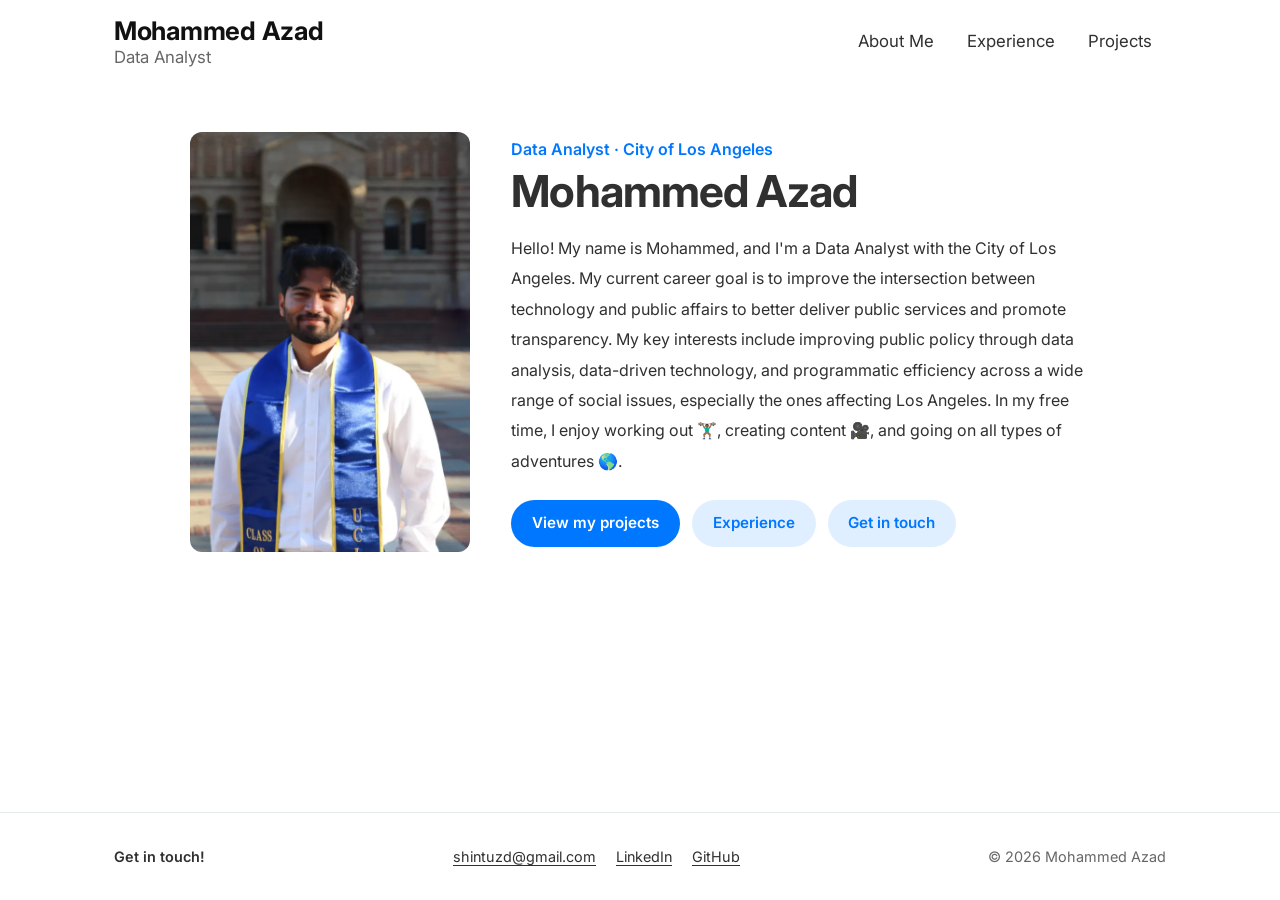
<file: index.html>
<!DOCTYPE html>
<html lang="en">

<head>
    <meta charset="utf-8">
    <meta name="viewport" content="width=device-width, initial-scale=1.0">
    <title>Mohammed Azad | Data Analyst</title>
    <meta name="description" content="Mohammed Azad is a Data Analyst with the City of Los Angeles, working at the intersection of technology and public affairs.">
    <link rel="canonical" href="https://shintuzd.com/">
    <meta property="og:type" content="website">
    <meta property="og:title" content="Mohammed Azad | Data Analyst">
    <meta property="og:description" content="Data Analyst with the City of Los Angeles, working at the intersection of technology and public affairs.">
    <meta property="og:url" content="https://shintuzd.com/">
    <meta property="og:image" content="https://shintuzd.com/images/web/og-image.jpg">
    <meta name="twitter:card" content="summary">
    <link rel="icon" href="images/favicon.svg" type="image/svg+xml">

    <link rel="preconnect" href="https://fonts.googleapis.com">
    <link rel="preconnect" href="https://fonts.gstatic.com" crossorigin>
    <link href="https://fonts.googleapis.com/css2?family=Inter:wght@400;600;700&display=swap" rel="stylesheet">
    <link rel="stylesheet" href="styles/style.css">
</head>

<body>
    <a class="skip-link" href="#main">Skip to content</a>
    <header class="header">
        <div class="header__inner">
            <a href="index.html" class="brand">
                <span class="brand__name">Mohammed Azad</span>
                <span class="brand__title">Data Analyst</span>
            </a>
            <nav class="nav" aria-label="Main">
                <a href="about.html">About Me</a>
                <a href="experience.html">Experience</a>
                <a href="projects.html">Projects</a>
            </nav>
        </div>
    </header>

    <main id="main" class="main_content">
        <section class="intro">
            <img class="intro__photo" src="images/web/headshot.webp" width="600" height="900"
                alt="Portrait of Mohammed Azad">
            <div>
                <p class="intro__eyebrow">Data Analyst · City of Los Angeles</p>
                <h1 class="intro__heading">Mohammed Azad</h1>
                <p class="intro__bio">
                    Hello! My name is Mohammed, and I'm a Data Analyst with the City of Los Angeles. My current career goal is to
                    improve the intersection between technology and public affairs to better deliver public services and promote transparency.
                    My key interests include improving public policy through data analysis, data-driven technology, and programmatic efficiency across a wide range of social issues, especially the ones affecting Los Angeles.
                    In my free time, I enjoy working out 🏋🏾‍♂️, creating content 🎥, and going on all types of adventures 🌎.
                </p>
                <div class="intro__actions">
                    <a class="button button--solid" href="projects.html">View my projects</a>
                    <a class="button" href="experience.html">Experience</a>
                    <a class="button" href="mailto:shintuzd@gmail.com">Get in touch</a>
                </div>
            </div>
        </section>
    </main>

    <footer class="footer">
        <div class="footer__inner">
            <p class="footer__cta">Get in touch!</p>
            <ul class="footer__links">
                <li><a href="mailto:shintuzd@gmail.com">shintuzd@gmail.com</a></li>
                <li><a href="https://www.linkedin.com/in/azadmohammed/" target="_blank" rel="noopener">LinkedIn</a></li>
                <li><a href="https://github.com/shintuzd" target="_blank" rel="noopener">GitHub</a></li>
            </ul>
            <p class="footer__copy">© <span data-year>2026</span> Mohammed Azad</p>
        </div>
    </footer>
    <script src="js/site.js"></script>
</body>
</html>
</file>
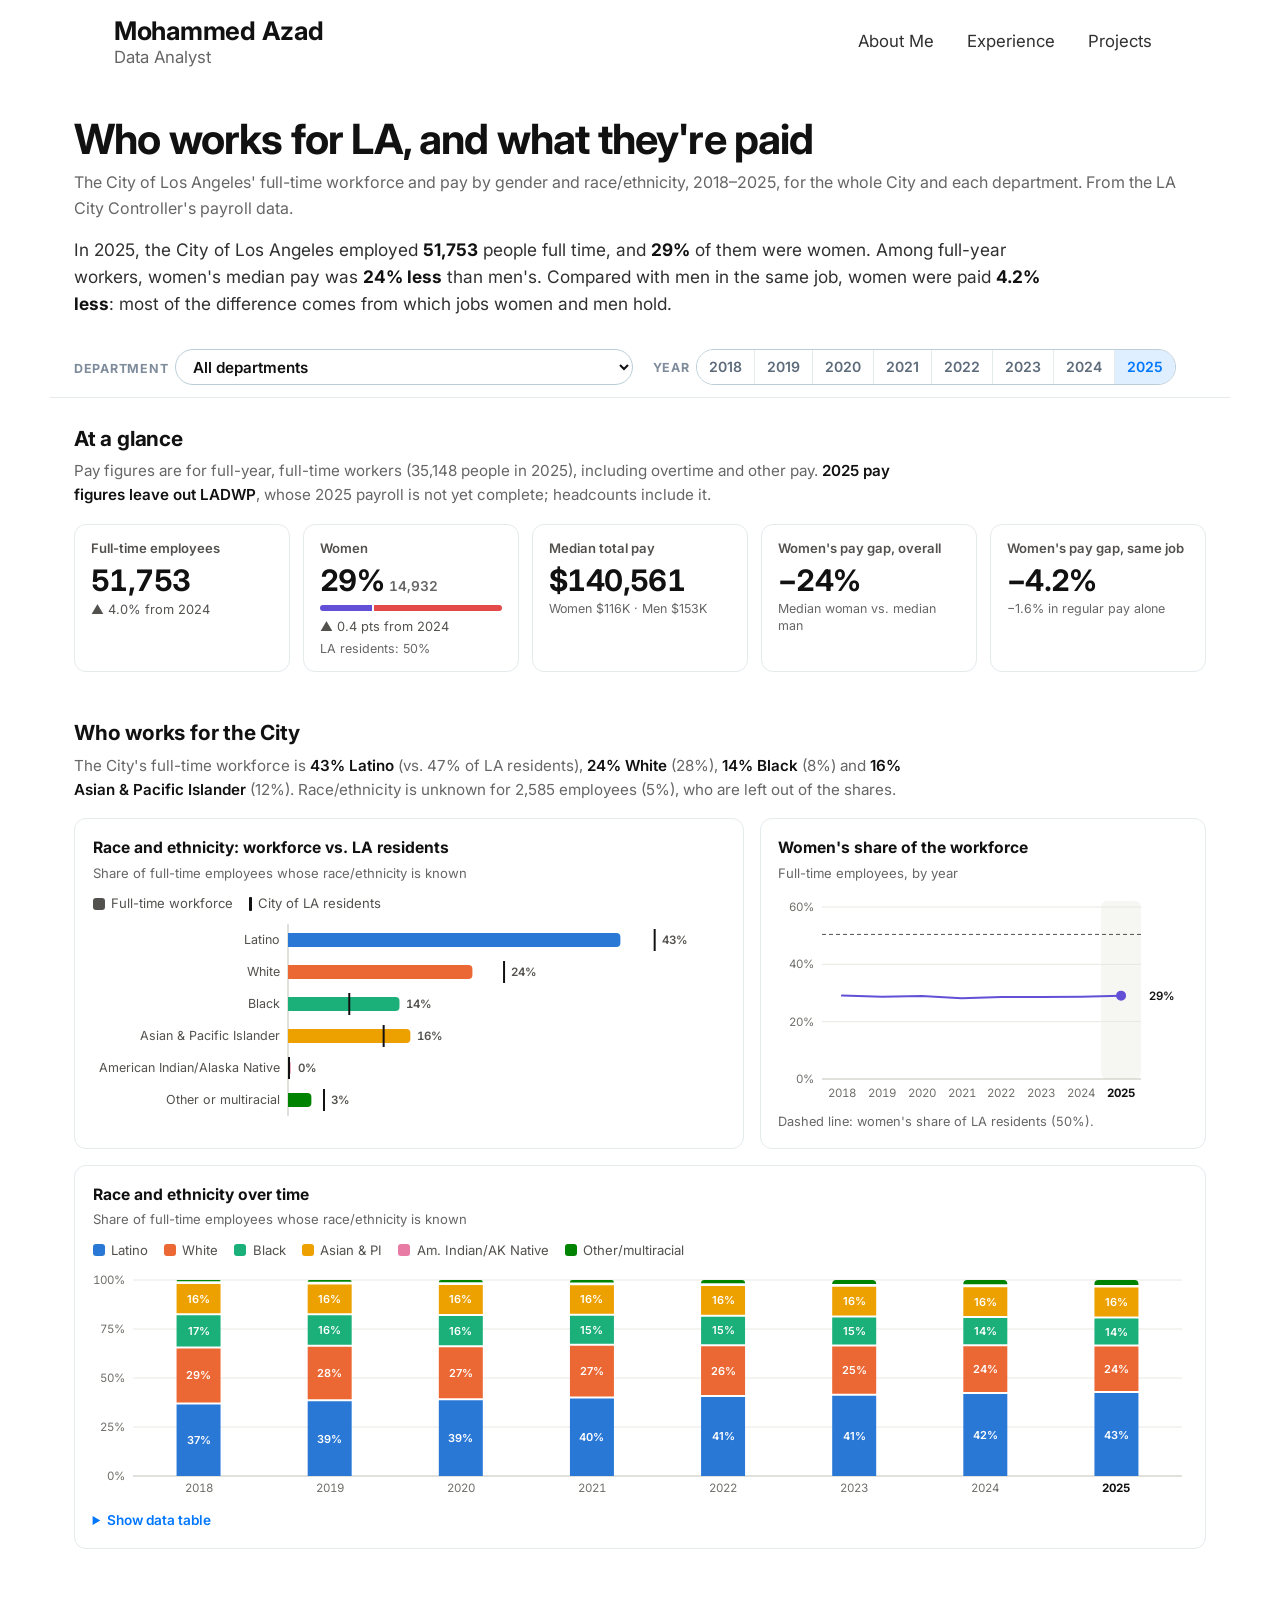
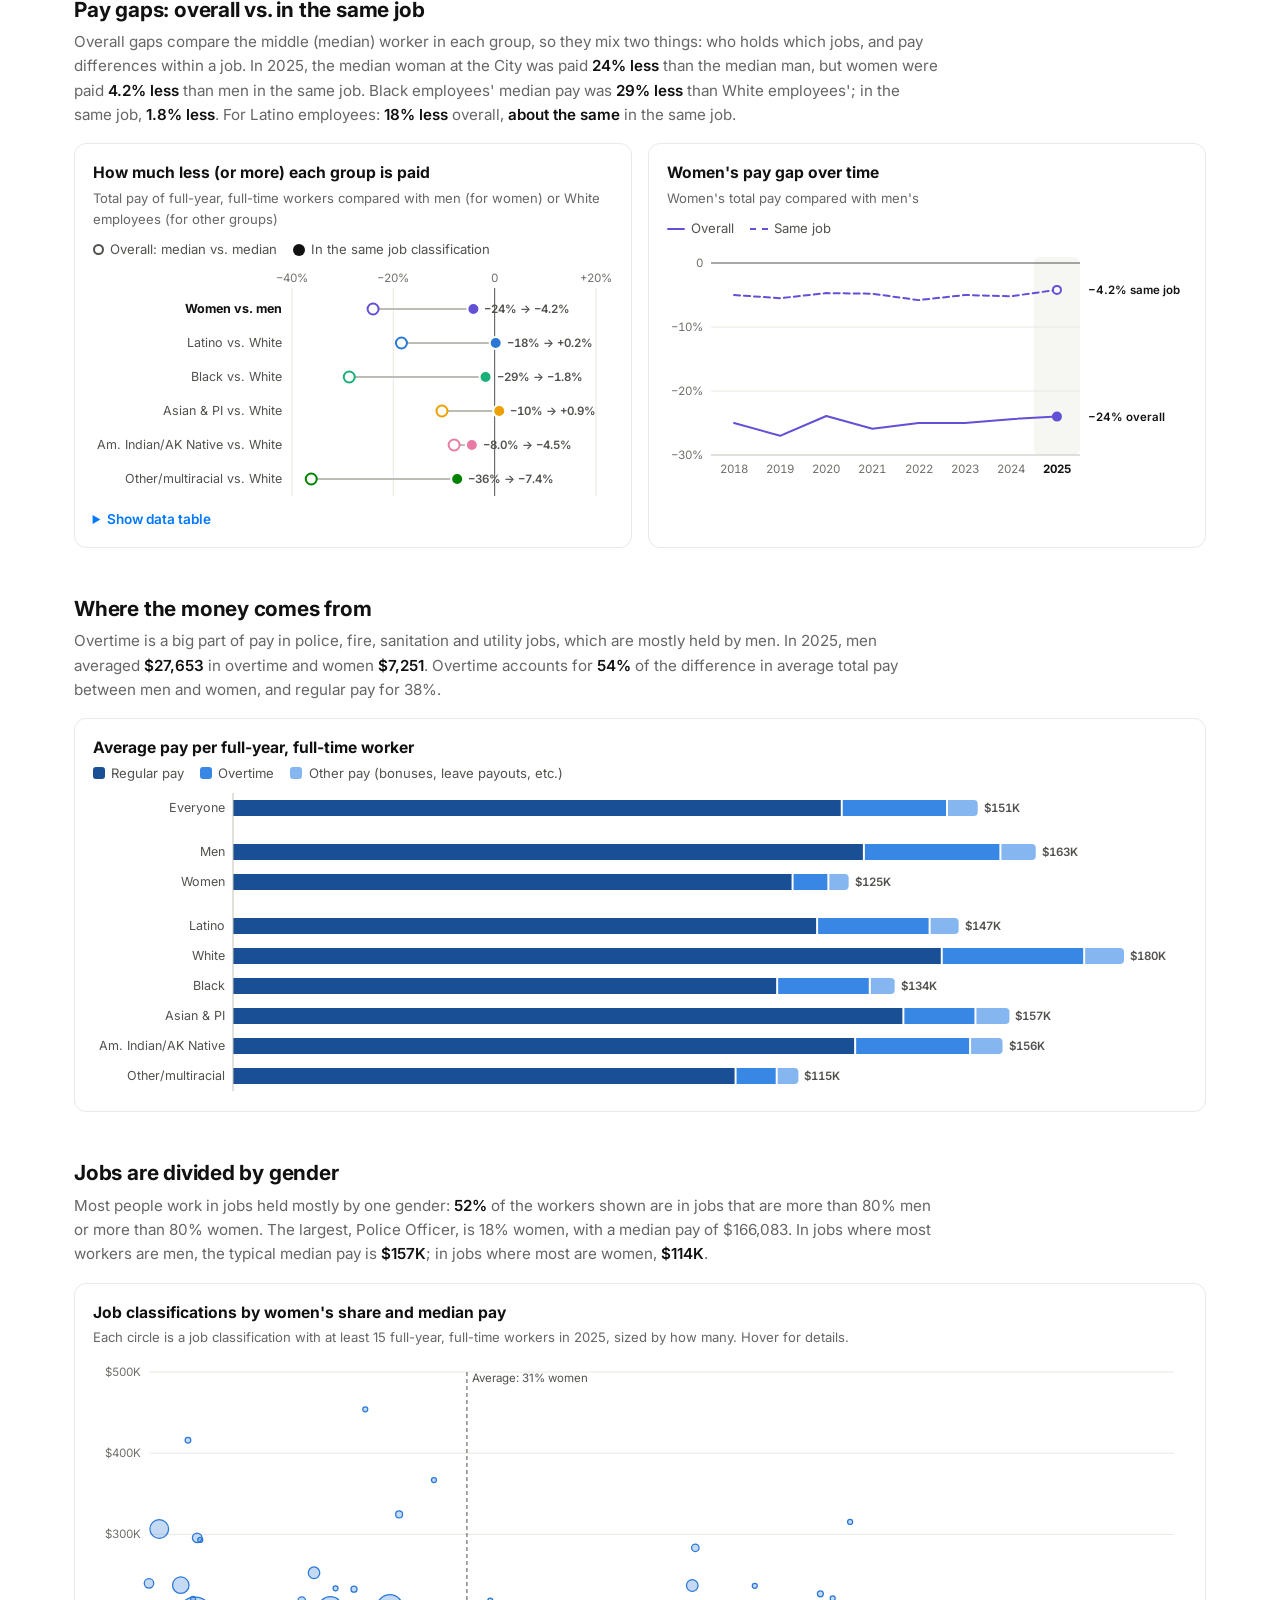
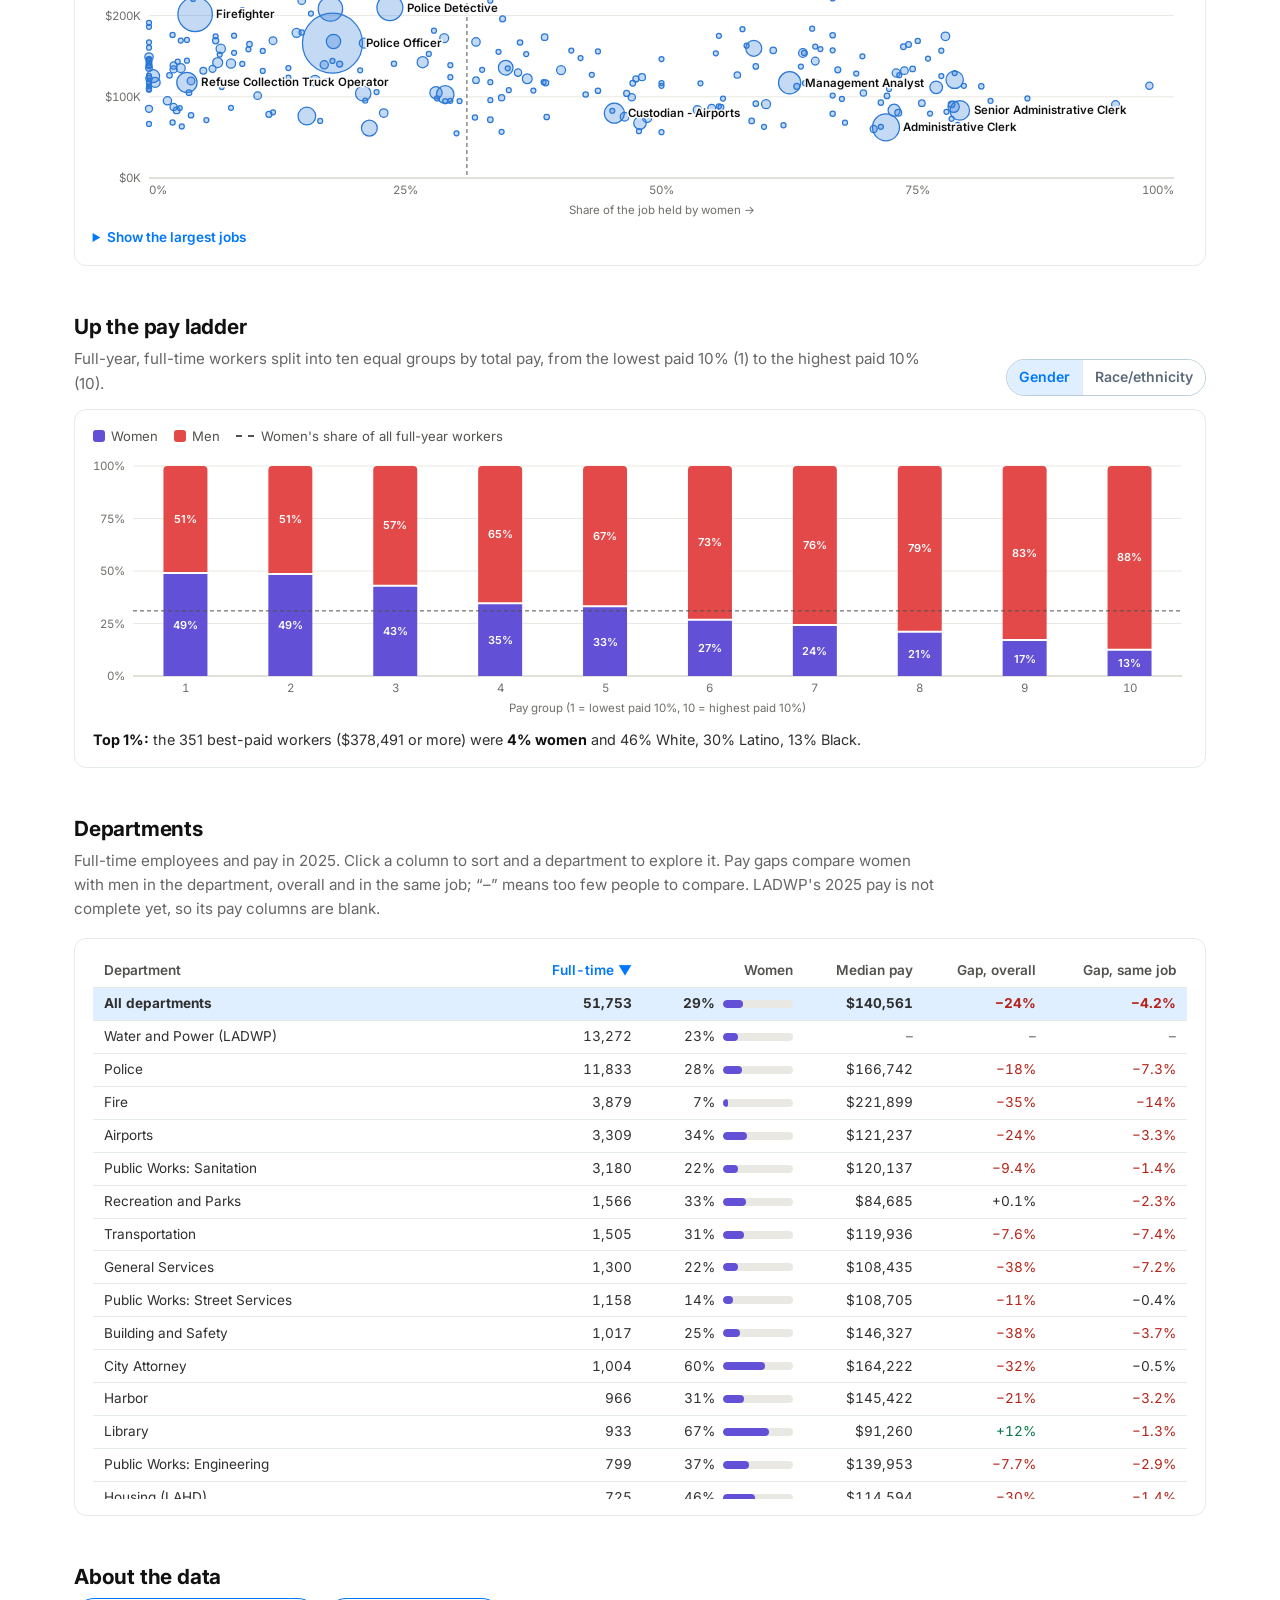
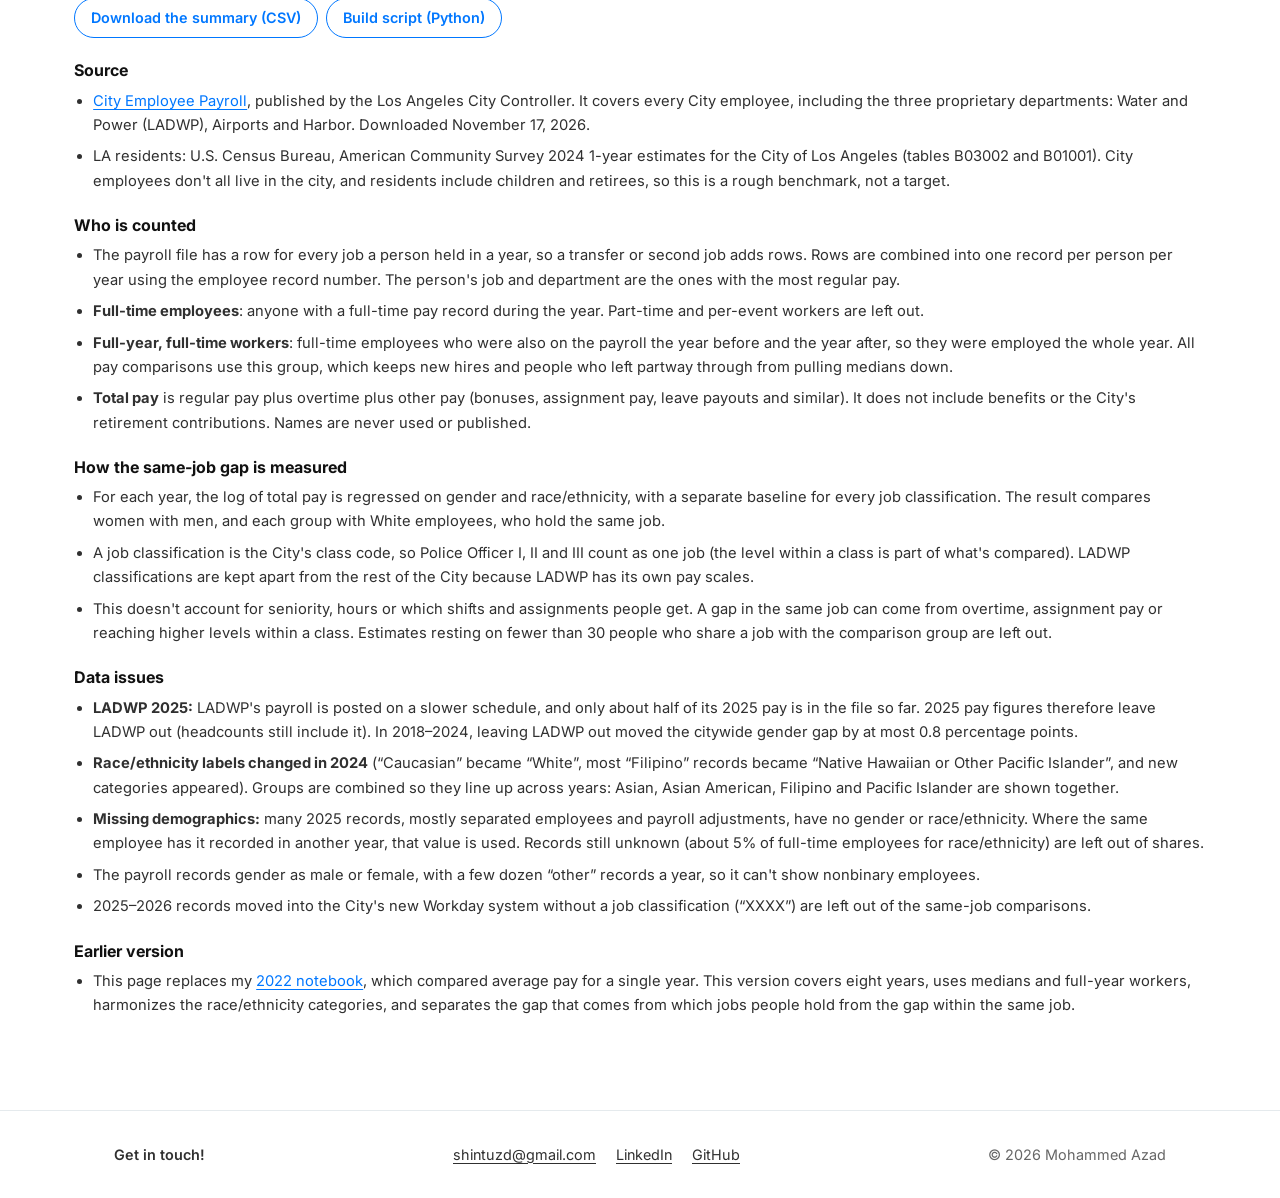
<file: la-workforce/index.html>
<!doctype html>
<html lang="en">
<head>
<meta charset="utf-8">
<meta name="viewport" content="width=device-width, initial-scale=1">
<title>LA City Workforce &amp; Pay | Mohammed Azad</title>
<meta name="description" content="Who works for the City of Los Angeles and what they are paid, 2018–2025: full-time workforce by gender and race/ethnicity, pay gaps overall and within the same job, overtime, and every department, from the LA City Controller's payroll data.">
<link rel="icon" href="../images/favicon.svg" type="image/svg+xml">
<link rel="preconnect" href="https://fonts.googleapis.com">
<link rel="preconnect" href="https://fonts.gstatic.com" crossorigin>
<link href="https://fonts.googleapis.com/css2?family=Inter:wght@400;600;700&display=swap" rel="stylesheet">
<link rel="stylesheet" href="../styles/style.css">
<style>
  /* dashboard styles; site tokens (--text, --muted, --border, --accent, --radius, --font) come from style.css */
  :root {
    --women: #6250d6; --men: #e34948;
    --e-hisp: #2a78d6; --e-white: #eb6834; --e-black: #1baf7a; --e-api: #eda100; --e-aian: #e87ba4; --e-other: #008300;
    --p-reg: #184f95; --p-ot: #3987e5; --p-oth: #86b6ef;
    --ink: #111; --ink2: #52514e; --axis-ink: #6f6e69;
    --grid: #e9e8e2; --baseline: #c3c2b7;
    --panel: #fff; --wash: #f6f6f3;
    --hdr: 88px;
  }
  .main_content { max-width: 1180px; padding-top: 0; }
  .wf-intro { margin: 2rem 0 1.25rem; }
  .wf-intro h1 { font-size: clamp(1.9rem, 4.5vw, 2.6rem); letter-spacing: -0.02em; line-height: 1.15; margin: 0 0 .4rem; color: var(--text-strong); }
  .wf-intro .sub { color: var(--muted); margin: 0 0 1rem; }
  .headline { font-size: 1.08rem; line-height: 1.55; color: var(--text); max-width: 62rem; margin: 0; }
  .headline b { color: var(--text-strong); }

  .controls { position: sticky; top: var(--hdr); z-index: 900; background: rgba(255,255,255,.96); backdrop-filter: blur(6px);
    border-bottom: 1px solid var(--border); margin: 0 -1.5rem 1.5rem; padding: .7rem 1.5rem; display: flex; flex-wrap: wrap; gap: .6rem 1.25rem; align-items: center; }
  .controls label, .controls .lab { font-size: .78rem; font-weight: 700; letter-spacing: .06em; text-transform: uppercase; color: var(--subtle); margin-right: .4rem; }
  .controls select { font: inherit; font-size: .95rem; font-weight: 600; padding: .4rem 2rem .4rem .8rem; border: 1px solid var(--card-border); border-radius: 50px; background: #fff; color: var(--text-strong); cursor: pointer; max-width: 100%; }
  .seg { display: inline-flex; border: 1px solid var(--card-border); border-radius: 50px; overflow: hidden; background: #fff; flex-wrap: wrap; }
  .seg button { font: inherit; font-size: .88rem; font-weight: 600; padding: .38rem .75rem; border: 0; background: #fff; color: #5d6b7a; cursor: pointer; }
  .seg button + button { border-left: 1px solid var(--border); }
  .seg button[aria-pressed="true"] { background: var(--accent-soft); color: var(--accent); }
  .seg button:hover { color: var(--text-strong); }
  .sw { display: inline-block; width: 12px; height: 12px; border-radius: 3px; flex: none; }
  .sw.ring { background: #fff; border: 2px solid var(--ink2); border-radius: 50%; width: 11px; height: 11px; }
  .sw.dot { border-radius: 50%; }
  .sw.tickmark { width: 3px; height: 14px; border-radius: 1px; background: var(--ink); }
  .sw.dash { width: 18px; height: 0; border-top: 2px dashed var(--women); border-radius: 0; }
  .sw.line { width: 18px; height: 2px; border-radius: 1px; }
  :focus-visible { outline: 2px solid var(--accent); outline-offset: 2px; }

  section.block { margin: 0 0 2.75rem; }
  section.block > h2, .bar-head h2 { font-size: 1.3rem; letter-spacing: -0.01em; margin: 0 0 .25rem; color: var(--text-strong); }
  .lede { color: var(--muted); margin: 0 0 1rem; max-width: 54rem; font-size: .95rem; }
  .lede b { color: var(--text-strong); font-weight: 600; }
  .panel { background: var(--panel); border: 1px solid var(--border); border-radius: var(--radius); padding: 1rem 1.1rem; min-width: 0; }
  .panel h3 { font-size: .98rem; margin: 0 0 .15rem; color: var(--text-strong); }
  .panel .note { font-size: .8rem; color: var(--muted); margin: .6rem 0 0; line-height: 1.45; }
  .panel .cap { font-size: .82rem; color: var(--muted); margin: 0 0 .6rem; }
  .grid2 { display: grid; grid-template-columns: repeat(2, minmax(0, 1fr)); gap: 1rem; }
  .grid2 + .panel, .grid2 + .grid2 { margin-top: 1rem; }
  .wide { grid-template-columns: 3fr 2fr; }

  .tiles { display: grid; grid-template-columns: repeat(5, minmax(0, 1fr)); gap: .8rem; }
  .tile { background: var(--panel); border: 1px solid var(--border); border-radius: var(--radius); padding: .85rem 1rem .9rem; min-width: 0; }
  .tile .tl { font-size: .82rem; font-weight: 600; color: var(--ink2); }
  .tile .tv { font-size: 1.85rem; font-weight: 700; letter-spacing: -0.02em; color: var(--ink); line-height: 1.15; margin: .25rem 0 .15rem; font-variant-numeric: tabular-nums; }
  .tile .tv small { font-size: .85rem; font-weight: 600; color: var(--muted); letter-spacing: 0; margin-left: .3rem; }
  .tile .td { font-size: .8rem; color: var(--ink2); }
  .tile .ts { font-size: .78rem; color: var(--muted); margin-top: .15rem; line-height: 1.4; }
  .tile .split { display: flex; height: 6px; gap: 2px; margin: .5rem 0 .35rem; }
  .tile .split i { display: block; height: 100%; }
  .tile .split i:first-child { border-radius: 3px 0 0 3px; } .tile .split i:last-child { border-radius: 0 3px 3px 0; }
  .tile.empty .tv { color: var(--muted); font-size: 1.05rem; font-weight: 600; margin: .6rem 0; }

  .chart { width: 100%; position: relative; }
  .chart svg { display: block; overflow: visible; font-family: var(--font); }
  .chart .grid { stroke: var(--grid); stroke-width: 1; }
  .chart .axis { stroke: var(--baseline); stroke-width: 1; }
  .chart .zero { stroke: var(--ink2); stroke-width: 1; }
  .chart .tick { fill: var(--axis-ink); font-size: 11.5px; font-variant-numeric: tabular-nums; }
  .chart .tick.hl { fill: var(--ink); font-weight: 700; }
  .chart .ttl { fill: var(--axis-ink); font-size: 11.5px; }
  .chart .vl { fill: var(--ink); font-size: 12px; font-weight: 600; font-variant-numeric: tabular-nums; }
  .chart .vl.sm { font-size: 11.5px; fill: var(--ink2); }
  .chart .rl { fill: var(--ink2); font-size: 12.5px; }
  .chart .rl.hl { fill: var(--ink); font-weight: 700; }
  .chart .dl { fill: var(--ink2); font-size: 11.5px; }
  .chart .dl.b { fill: var(--ink); font-weight: 600; }
  .chart .halo { paint-order: stroke; stroke: #fff; stroke-width: 3px; stroke-linejoin: round; }
  .chart .hit { fill: transparent; }
  .chart .selband { fill: var(--wash); }
  .chart .ref { stroke: var(--ink); stroke-width: 2; }
  .chart .refline { stroke: var(--ink2); stroke-width: 1; stroke-dasharray: 4 3; }
  .chart .link { stroke: #bdbcb5; stroke-width: 2; }
  .chart .ln { fill: none; stroke-width: 2; stroke-linejoin: round; stroke-linecap: round; }
  .chart .xh { stroke: var(--baseline); stroke-width: 1; }
  .chart .bub { fill: var(--e-hisp); fill-opacity: .28; stroke: var(--e-hisp); stroke-width: 1.25; }
  .chart .bub.on { fill-opacity: .7; }
  .chart .bubhit { fill: transparent; cursor: default; }

  .lgd { display: flex; flex-wrap: wrap; gap: .35rem 1rem; font-size: .82rem; color: var(--ink2); margin: 0 0 .6rem; }
  .lgd span { display: inline-flex; align-items: center; gap: .4rem; }
  .bar-head { display: flex; flex-wrap: wrap; align-items: flex-end; justify-content: space-between; gap: .5rem 1rem; margin-bottom: .8rem; }
  .bar-head .lede { margin: 0; }
  .callout { font-size: .9rem; color: var(--text); margin: .7rem 0 0; }
  .callout b { color: var(--text-strong); }

  details.table { margin-top: .6rem; font-size: .85rem; }
  details.table summary { cursor: pointer; color: var(--accent); font-weight: 600; }
  .scroll { overflow-x: auto; }
  table.data { border-collapse: collapse; margin-top: .5rem; min-width: 100%; font-variant-numeric: tabular-nums; font-size: .85rem; }
  table.data th, table.data td { padding: .32rem .7rem; text-align: right; border-bottom: 1px solid var(--border); white-space: nowrap; }
  table.data th:first-child, table.data td:first-child { text-align: left; }
  table.data th { color: var(--ink2); font-weight: 600; }

  /* department table */
  #depts table { width: 100%; margin: 0; }
  #depts th { position: sticky; top: 0; background: #fff; cursor: pointer; user-select: none; }
  #depts th[aria-sort] { color: var(--accent); }
  #depts th button { all: unset; cursor: pointer; }
  #depts tbody tr { cursor: pointer; }
  #depts tbody tr:hover td { background: var(--wash); }
  #depts tbody tr.sel td { background: var(--accent-soft); font-weight: 600; }
  #depts tbody tr.all td { font-weight: 700; }
  #depts td.name { white-space: normal; min-width: 12rem; }
  .wbar { display: inline-flex; align-items: center; gap: .5rem; justify-content: flex-end; }
  .wbar i { display: inline-block; width: 70px; height: 8px; border-radius: 4px; background: var(--grid); position: relative; overflow: hidden; }
  .wbar i b { position: absolute; left: 0; top: 0; bottom: 0; background: var(--women); border-radius: 4px; }
  .neg { color: #b42318; } .pos { color: #067647; } .na { color: var(--muted); }
  #depts .scroll { max-height: 34rem; overflow: auto; }

  .empty-msg { color: var(--muted); font-style: italic; font-size: .9rem; padding: 1.5rem 0; text-align: center; }
  .about { font-size: .92rem; line-height: 1.65; }
  .about ul { padding-left: 1.2rem; margin: .3rem 0 1rem; }
  .about li { margin-bottom: .45rem; }
  .about h3 { font-size: 1rem; margin: 1.2rem 0 .3rem; color: var(--text-strong); }
  .btn-dl { display: inline-block; font-weight: 600; font-size: .9rem; padding: .45rem 1rem; border-radius: 50px; border: 1px solid var(--accent); color: var(--accent); text-decoration: none; margin-right: .5rem; }
  .btn-dl:hover { background: var(--accent-soft); }

  #tip { position: fixed; z-index: 2000; pointer-events: none; background: #fff; border: 1px solid rgba(11,11,11,.12); border-radius: 10px;
    box-shadow: 0 6px 20px rgba(17,17,17,.14); padding: .55rem .7rem; font-size: .8rem; color: var(--ink); min-width: 190px; max-width: 300px; line-height: 1.4; }
  #tip b { display: block; margin-bottom: .3rem; font-size: .84rem; }
  #tip .tr { display: flex; align-items: center; gap: .45rem; font-variant-numeric: tabular-nums; }
  #tip .tr span { margin-left: auto; font-weight: 600; padding-left: .8rem; }
  #tip .tr.tot { border-top: 1px solid var(--border); margin-top: .25rem; padding-top: .25rem; font-weight: 600; }
  #tip .tm { color: var(--muted); margin-top: .3rem; font-size: .76rem; }

  @media (max-width: 1020px) { .tiles { grid-template-columns: repeat(3, minmax(0, 1fr)); } }
  @media (max-width: 860px) { .grid2, .wide { grid-template-columns: 1fr; } }
  @media (max-width: 700px) {
    .main_content { padding-left: 1rem; padding-right: 1rem; }
    .controls { position: static; margin: 0 -1rem 1.25rem; padding: .6rem 1rem; }
    .controls > div { width: 100%; }
    .controls select { width: 100%; }
    .controls .seg button { padding: .35rem .55rem; font-size: .84rem; }
    .tiles { grid-template-columns: repeat(2, minmax(0, 1fr)); }
    .tile .tv { font-size: 1.5rem; }
  }
</style>
</head>
<body>
<a class="skip-link" href="#main">Skip to content</a>
<header class="header">
  <div class="header__inner">
    <a href="../index.html" class="brand">
      <span class="brand__name">Mohammed Azad</span>
      <span class="brand__title">Data Analyst</span>
    </a>
    <nav class="nav" aria-label="Main">
      <a href="../about.html">About Me</a>
      <a href="../experience.html">Experience</a>
      <a href="../projects.html">Projects</a>
    </nav>
  </div>
</header>

<main id="main" class="main_content">
  <div class="wf-intro">
    <h1>Who works for LA, and what they're paid</h1>
    <p class="sub">The City of Los Angeles' full-time workforce and pay by gender and race/ethnicity, 2018–2025, for the whole City and each department. From the LA City Controller's payroll data.</p>
    <p class="headline" id="headline">Loading payroll data…</p>
  </div>

  <div class="controls" role="region" aria-label="Dashboard filters">
    <div><label for="dept">Department</label><select id="dept"></select></div>
    <div><span class="lab" id="years-lab">Year</span><span class="seg" id="years" role="group" aria-labelledby="years-lab"></span></div>
  </div>

  <section class="block" aria-labelledby="h-glance">
    <h2 id="h-glance">At a glance</h2>
    <p class="lede" id="glance-lede"></p>
    <div class="tiles" id="tiles"></div>
  </section>

  <section class="block" aria-labelledby="h-who">
    <h2 id="h-who">Who works for the City</h2>
    <p class="lede" id="who-lede"></p>
    <div class="grid2 wide">
      <div class="panel">
        <h3>Race and ethnicity: workforce vs. LA residents</h3>
        <p class="cap">Share of full-time employees whose race/ethnicity is known</p>
        <div class="lgd"><span><i class="sw" style="background:var(--ink2)"></i>Full-time workforce</span><span><i class="sw tickmark"></i>City of LA residents</span></div>
        <div class="chart" id="rep"></div>
      </div>
      <div class="panel">
        <h3>Women's share of the workforce</h3>
        <p class="cap">Full-time employees, by year</p>
        <div class="chart" id="wshare"></div>
        <p class="note">Dashed line: women's share of LA residents (50%).</p>
      </div>
    </div>
    <div class="panel" style="margin-top:1rem">
      <h3>Race and ethnicity over time</h3>
      <p class="cap">Share of full-time employees whose race/ethnicity is known</p>
      <div class="lgd" id="eth-legend"></div>
      <div class="chart" id="ethtime"></div>
      <details class="table"><summary>Show data table</summary><div class="scroll" id="ethtime-table"></div></details>
    </div>
  </section>

  <section class="block" aria-labelledby="h-gap">
    <h2 id="h-gap">Pay gaps: overall vs. in the same job</h2>
    <p class="lede" id="gap-lede"></p>
    <div class="grid2">
      <div class="panel">
        <h3>How much less (or more) each group is paid</h3>
        <p class="cap">Total pay of full-year, full-time workers compared with men (for women) or White employees (for other groups)</p>
        <div class="lgd"><span><i class="sw ring"></i>Overall: median vs. median</span><span><i class="sw dot" style="background:var(--ink)"></i>In the same job classification</span></div>
        <div class="chart" id="gaps"></div>
        <details class="table"><summary>Show data table</summary><div class="scroll" id="gaps-table"></div></details>
      </div>
      <div class="panel">
        <h3>Women's pay gap over time</h3>
        <p class="cap">Women's total pay compared with men's</p>
        <div class="lgd"><span><i class="sw line" style="background:var(--women)"></i>Overall</span><span><i class="sw dash"></i>Same job</span></div>
        <div class="chart" id="gaptime"></div>
      </div>
    </div>
  </section>

  <section class="block" aria-labelledby="h-ot">
    <h2 id="h-ot">Where the money comes from</h2>
    <p class="lede" id="ot-lede"></p>
    <div class="panel">
      <h3>Average pay per full-year, full-time worker</h3>
      <div class="lgd"><span><i class="sw" style="background:var(--p-reg)"></i>Regular pay</span><span><i class="sw" style="background:var(--p-ot)"></i>Overtime</span><span><i class="sw" style="background:var(--p-oth)"></i>Other pay (bonuses, leave payouts, etc.)</span></div>
      <div class="chart" id="comp"></div>
    </div>
  </section>

  <section class="block" aria-labelledby="h-jobs">
    <h2 id="h-jobs">Jobs are divided by gender</h2>
    <p class="lede" id="jobs-lede"></p>
    <div class="panel">
      <h3>Job classifications by women's share and median pay</h3>
      <p class="cap" id="jobs-cap"></p>
      <div class="chart" id="jobs"></div>
      <details class="table"><summary>Show the largest jobs</summary><div class="scroll" id="jobs-table"></div></details>
    </div>
  </section>

  <section class="block" aria-labelledby="h-ladder">
    <div class="bar-head">
      <div>
        <h2 id="h-ladder">Up the pay ladder</h2>
        <p class="lede">Full-year, full-time workers split into ten equal groups by total pay, from the lowest paid 10% (1) to the highest paid 10% (10).</p>
      </div>
      <span class="seg" id="laddermode"><button data-m="g" aria-pressed="true">Gender</button><button data-m="e" aria-pressed="false">Race/ethnicity</button></span>
    </div>
    <div class="panel">
      <div class="lgd" id="ladder-legend"></div>
      <div class="chart" id="ladder"></div>
      <p class="callout" id="top1"></p>
    </div>
  </section>

  <section class="block" aria-labelledby="h-depts">
    <h2 id="h-depts">Departments</h2>
    <p class="lede" id="depts-lede">Click a column to sort and a department to explore it. Pay gaps compare women with men in the department; “same job” compares women and men in the same job classification.</p>
    <div class="panel" id="depts"><div class="scroll"></div></div>
  </section>

  <section class="block about" aria-labelledby="h-about">
    <h2 id="h-about">About the data</h2>
    <p><a class="btn-dl" href="data/workforce-summary.csv" download>Download the summary (CSV)</a><a class="btn-dl" href="tools/build_data.py">Build script (Python)</a></p>
    <h3>Source</h3>
    <ul>
      <li><a href="https://controllerdata.lacity.org/Payroll/City-Employee-Payroll-Current-/g9h8-fvhu" target="_blank" rel="noopener">City Employee Payroll</a>, published by the Los Angeles City Controller. It covers every City employee, including the three proprietary departments: Water and Power (LADWP), Airports and Harbor. Downloaded <span id="built"></span>.</li>
      <li>LA residents: U.S. Census Bureau, American Community Survey 2024 1-year estimates for the City of Los Angeles (tables B03002 and B01001). City employees don't all live in the city, and residents include children and retirees, so this is a rough benchmark, not a target.</li>
    </ul>
    <h3>Who is counted</h3>
    <ul>
      <li>The payroll file has a row for every job a person held in a year, so a transfer or second job adds rows. Rows are combined into one record per person per year using the employee record number. The person's job and department are the ones with the most regular pay.</li>
      <li><b>Full-time employees</b>: anyone with a full-time pay record during the year. Part-time and per-event workers are left out.</li>
      <li><b>Full-year, full-time workers</b>: full-time employees who were also on the payroll the year before and the year after, so they were employed the whole year. All pay comparisons use this group, which keeps new hires and people who left partway through from pulling medians down.</li>
      <li><b>Total pay</b> is regular pay plus overtime plus other pay (bonuses, assignment pay, leave payouts and similar). It does not include benefits or the City's retirement contributions. Names are never used or published.</li>
    </ul>
    <h3>How the same-job gap is measured</h3>
    <ul>
      <li>For each year, the log of total pay is regressed on gender and race/ethnicity, with a separate baseline for every job classification. The result compares women with men, and each group with White employees, who hold the same job.</li>
      <li>A job classification is the City's class code, so Police Officer I, II and III count as one job (the level within a class is part of what's compared). LADWP classifications are kept apart from the rest of the City because LADWP has its own pay scales.</li>
      <li>This doesn't account for seniority, hours or which shifts and assignments people get. A gap in the same job can come from overtime, assignment pay or reaching higher levels within a class. Estimates resting on fewer than 30 people who share a job with the comparison group are left out.</li>
    </ul>
    <h3>Data issues</h3>
    <ul>
      <li><b>LADWP 2025:</b> LADWP's payroll is posted on a slower schedule, and only about half of its 2025 pay is in the file so far. 2025 pay figures therefore leave LADWP out (headcounts still include it). In 2018–2024, leaving LADWP out moved the citywide gender gap by at most <span id="dwpsens"></span> percentage points.</li>
      <li><b>Race/ethnicity labels changed in 2024</b> (“Caucasian” became “White”, most “Filipino” records became “Native Hawaiian or Other Pacific Islander”, and new categories appeared). Groups are combined so they line up across years: Asian, Asian American, Filipino and Pacific Islander are shown together.</li>
      <li><b>Missing demographics:</b> many 2025 records, mostly separated employees and payroll adjustments, have no gender or race/ethnicity. Where the same employee has it recorded in another year, that value is used. Records still unknown (about 5% of full-time employees for race/ethnicity) are left out of shares.</li>
      <li>The payroll records gender as male or female, with a few dozen “other” records a year, so it can't show nonbinary employees.</li>
      <li>2025–2026 records moved into the City's new Workday system without a job classification (“XXXX”) are left out of the same-job comparisons.</li>
    </ul>
    <h3>Earlier version</h3>
    <ul>
      <li>This page replaces my <a href="../docs/LA%20City%20Workforce%20Analysis%20(2022).html">2022 notebook</a>, which compared average pay for a single year. This version covers eight years, uses medians and full-year workers, harmonizes the race/ethnicity categories, and separates the gap that comes from which jobs people hold from the gap within the same job.</li>
    </ul>
  </section>
</main>

<div id="tip" hidden></div>

<footer class="footer">
  <div class="footer__inner">
    <p class="footer__cta">Get in touch!</p>
    <ul class="footer__links">
      <li><a href="mailto:shintuzd@gmail.com">shintuzd@gmail.com</a></li>
      <li><a href="https://www.linkedin.com/in/azadmohammed/" target="_blank" rel="noopener">LinkedIn</a></li>
      <li><a href="https://github.com/shintuzd" target="_blank" rel="noopener">GitHub</a></li>
    </ul>
    <p class="footer__copy">© <span data-year>2026</span> Mohammed Azad</p>
  </div>
</footer>
<script src="../js/site.js"></script>
<script>
// ---------------------------------------------------------------- reference
const EG = ['hisp', 'white', 'black', 'api', 'aian', 'other'];
const ELAB = { hisp: 'Latino', white: 'White', black: 'Black', api: 'Asian & Pacific Islander', aian: 'American Indian/Alaska Native', other: 'Other or multiracial' };
const ESHORT = { hisp: 'Latino', white: 'White', black: 'Black', api: 'Asian & PI', aian: 'Am. Indian/AK Native', other: 'Other/multiracial' };
const css = v => getComputedStyle(document.documentElement).getPropertyValue(v).trim();
const ECOL = k => `var(--e-${k})`;

// ---------------------------------------------------------------- data
let D, YEARS = [], DEPTS = {};
const S = (k, y) => D.S[`${k}|${y}`] || null;

// ---------------------------------------------------------------- format
const fmt = n => n == null ? '–' : Math.round(n).toLocaleString('en-US');
const money = n => n == null ? '–' : '$' + fmt(n);
const moneyK = n => n == null ? '–' : n >= 1e6 ? '$' + (n / 1e6).toFixed(1) + 'M' : '$' + Math.round(n / 1000) + 'K';
const pc = (v, d = 0) => v == null ? '–' : (100 * v).toFixed(d) + '%';
const pcs = v => v == null ? '–' : (v > 0 ? '+' : v < 0 ? '−' : '') + Math.abs(100 * v).toFixed(Math.abs(v) < 0.1 ? 1 : 0) + '%';
const gapWords = v => v == null ? 'not enough data' : Math.abs(v) < 0.005 ? 'about the same' :
  `${Math.abs(100 * v).toFixed(Math.abs(v) < 0.1 ? 1 : 0)}% ${v < 0 ? 'less' : 'more'}`;
const esc = s => String(s).replace(/[&<>"]/g, c => ({ '&': '&amp;', '<': '&lt;', '>': '&gt;', '"': '&quot;' }[c]));
const shareOf = (obj, k, keys) => { const t = keys.reduce((a, kk) => a + (obj[kk] || 0), 0); return t ? (obj[k] || 0) / t : null; };
const womenShare = s => s ? shareOf(s.ftG, 'f', ['f', 'm']) : null;
function change(cur, prev) {
  if (cur == null || prev == null || !prev) return '';
  const c = 100 * (cur - prev) / prev, arrow = Math.abs(c) < 0.05 ? '■' : c > 0 ? '▲' : '▼';
  return `${arrow} ${Math.abs(c).toFixed(1)}%`;
}

// ---------------------------------------------------------------- svg helpers
const NS = 'http://www.w3.org/2000/svg';
function h(tag, attrs, parent) {
  const e = document.createElementNS(NS, tag);
  for (const k in attrs) {
    const v = attrs[k];
    if ((k === 'fill' || k === 'stroke') && String(v).startsWith('var(')) e.style.setProperty(k, v);
    else e.setAttribute(k, v);
  }
  if (parent) parent.appendChild(e);
  return e;
}
function svgBox(el, W, H, label) {
  el.innerHTML = '';
  const s = h('svg', { viewBox: `0 0 ${W} ${H}`, width: W, height: H, role: 'img' }, el);
  if (label) s.setAttribute('aria-label', label);
  return s;
}
function niceStep(x) {
  const p = 10 ** Math.floor(Math.log10(x || 1)), m = x / p;
  return (m <= 1 ? 1 : m <= 2 ? 2 : m <= 2.5 ? 2.5 : m <= 5 ? 5 : 10) * p;
}
function capUp(x, y, w, hh, r) {
  r = Math.max(0, Math.min(r, w / 2, hh));
  return `M${x},${y + hh}V${y + r}Q${x},${y} ${x + r},${y}H${x + w - r}Q${x + w},${y} ${x + w},${y + r}V${y + hh}Z`;
}
function capRight(x, y, w, hh, r) {
  r = Math.max(0, Math.min(r, hh / 2, w));
  return `M${x},${y}H${x + w - r}Q${x + w},${y} ${x + w},${y + r}V${y + hh - r}Q${x + w},${y + hh} ${x + w - r},${y + hh}H${x}Z`;
}
const rect = (x, y, w, hh) => `M${x},${y}h${w}v${hh}h${-w}z`;
const measureCtx = document.createElement('canvas').getContext('2d');
function textW(t, size = 12.5) { measureCtx.font = `${size}px Inter, system-ui, sans-serif`; return measureCtx.measureText(t).width; }
function labelWidth(labels, W, cap = 0.45) {
  const widest = Math.max(0, ...labels.map(l => textW(l)));
  return Math.min(Math.ceil(widest) + 14, Math.round(W * cap));
}
const empty = (el, msg) => { el.innerHTML = `<p class="empty-msg">${msg}</p>`; };

// ---------------------------------------------------------------- tooltip
const tip = document.getElementById('tip');
function moveTip(e) {
  const r = tip.getBoundingClientRect(), pad = 14;
  let x = e.clientX + pad, y = e.clientY + pad;
  if (x + r.width > innerWidth - 8) x = e.clientX - r.width - pad;
  if (y + r.height > innerHeight - 8) y = e.clientY - r.height - pad;
  tip.style.left = Math.max(8, x) + 'px'; tip.style.top = Math.max(8, y) + 'px';
}
function bindTip(node, html, onEnter, onLeave) {
  node.addEventListener('pointerenter', e => { tip.innerHTML = typeof html === 'function' ? html() : html; tip.hidden = false; moveTip(e); onEnter && onEnter(); });
  node.addEventListener('pointermove', moveTip);
  node.addEventListener('pointerleave', () => { tip.hidden = true; onLeave && onLeave(); });
}
const trow = (sw, label, val, cls = '') => `<div class="tr ${cls}">${sw ? `<i class="sw" style="background:${sw}"></i>` : ''}${esc(label)}<span>${val}</span></div>`;

// ---------------------------------------------------------------- charts
// Horizontal bars (workforce share) with a reference tick (residents' share).
function repBars(el, rows) {
  const W = Math.max(260, el.clientWidth), rowH = 32, bh = 14;
  const labW = labelWidth(rows.map(r => r.label), W, 0.4), valW = 52;
  const H = rows.length * rowH + 4, iw = Math.max(60, W - labW - valW);
  const max = Math.max(0.05, ...rows.map(r => Math.max(r.v || 0, r.ref || 0))) * 1.05;
  const x = v => labW + iw * v / max;
  const s = svgBox(el, W, H, 'Share of full-time workforce and of LA residents by race and ethnicity');
  h('line', { x1: labW, x2: labW, y1: 0, y2: H - 4, class: 'axis' }, s);
  rows.forEach((r, i) => {
    const yc = i * rowH + rowH / 2, g = h('g', {}, s);
    h('text', { x: labW - 8, y: yc + 4, 'text-anchor': 'end', class: 'rl' }, g).textContent = r.label;
    if (r.v != null) h('path', { d: capRight(labW, yc - bh / 2, Math.max(0, x(r.v) - labW), bh, 4), fill: r.color }, g);
    if (r.ref != null) h('line', { x1: x(r.ref), x2: x(r.ref), y1: yc - bh / 2 - 4, y2: yc + bh / 2 + 4, class: 'ref' }, g);
    h('text', { x: Math.max(x(r.v || 0), x(r.ref || 0)) + 7, y: yc + 4, class: 'vl sm' }, g).textContent = pc(r.v);
    const hit = h('rect', { x: 0, y: i * rowH, width: W, height: rowH, class: 'hit' }, g);
    bindTip(hit, `<b>${esc(r.label)}</b>` + trow(r.color, 'Full-time workforce', `${pc(r.v, 1)} · ${fmt(r.n)}`) +
      trow(null, 'LA residents', pc(r.ref, 1)) + `<div class="tm">${r.v > r.ref ? 'Over' : 'Under'}-represented by ${Math.abs(100 * (r.v - r.ref)).toFixed(1)} points</div>`);
  });
}

// Lines over years with a crosshair tooltip. series: [{label, color, dash, values: [] aligned to xs, fmt}]
function lineChart(el, xs, series, o = {}) {
  const W = Math.max(240, el.clientWidth), H = o.height || 230;
  const endLab = W >= 380 && o.endLabels !== false;
  const m = { t: 14, r: endLab ? (o.endW || 84) : 12, b: 24, l: 44 }, iw = W - m.l - m.r, ih = H - m.t - m.b;
  const all = series.flatMap(se => se.values).filter(v => v != null).concat(o.ref != null ? [o.ref] : []);
  let lo = o.min != null ? o.min : Math.min(...all), hi = o.max != null ? o.max : Math.max(...all);
  const step = niceStep((hi - lo || 0.1) / 4);
  lo = Math.floor(lo / step) * step; hi = Math.ceil(hi / step) * step;
  const y = v => m.t + ih - ih * (v - lo) / (hi - lo || 1);
  const band = iw / xs.length, x = i => m.l + band * i + band / 2;
  const s = svgBox(el, W, H, o.label);
  xs.forEach((xv, i) => { if (xv === o.hl) h('rect', { x: m.l + band * i, y: m.t - 6, width: band, height: ih + 6, class: 'selband', rx: 6 }, s); });
  for (let v = lo; v <= hi + 1e-9; v += step) {
    const isZero = Math.abs(v) < 1e-9;
    h('line', { x1: m.l, x2: W - m.r, y1: y(v), y2: y(v), class: isZero && lo < 0 ? 'zero' : v === lo ? 'axis' : 'grid' }, s);
    h('text', { x: m.l - 8, y: y(v) + 4, 'text-anchor': 'end', class: 'tick' }, s).textContent = (o.fmtTick || pc)(v);
  }
  if (o.ref != null) h('line', { x1: m.l, x2: W - m.r, y1: y(o.ref), y2: y(o.ref), class: 'refline' }, s);
  xs.forEach((xv, i) => h('text', { x: x(i), y: H - 6, 'text-anchor': 'middle', class: 'tick' + (xv === o.hl ? ' hl' : '') }, s).textContent = band < 34 ? "'" + String(xv).slice(-2) : xv);
  series.forEach(se => {
    let d = '', pen = false;
    se.values.forEach((v, i) => { if (v == null) { pen = false; return; } d += (pen ? 'L' : 'M') + x(i) + ',' + y(v); pen = true; });
    h('path', { d, class: 'ln', stroke: se.color, 'stroke-dasharray': se.dash ? '6 4' : 'none' }, s);
    se.values.forEach((v, i) => { if (v != null && (xs[i] === o.hl || i === se.values.length - 1)) h('circle', { cx: x(i), cy: y(v), r: 4, fill: se.dash ? '#fff' : se.color, stroke: se.color, 'stroke-width': 2 }, s); });
    const li = se.values.map((v, i) => v == null ? -1 : i).filter(i => i >= 0).pop();
    if (endLab && li != null) h('text', { x: W - m.r + 8, y: y(se.values[li]) + 4 + (se.nudge || 0), class: 'dl b' }, s).textContent = (se.fmt || pc)(se.values[li]) + (se.short ? ' ' + se.short : '');
  });
  const xh = h('line', { x1: 0, x2: 0, y1: m.t, y2: m.t + ih, class: 'xh', visibility: 'hidden' }, s);
  xs.forEach((xv, i) => {
    const hit = h('rect', { x: m.l + band * i, y: 0, width: band, height: H, class: 'hit' }, s);
    bindTip(hit, () => `<b>${xv}</b>` + series.map(se => trow(se.color, se.label, (se.fmt || pc)(se.values[i]))).join('') + (o.tipExtra ? o.tipExtra(i) : ''),
      () => { xh.setAttribute('x1', x(i)); xh.setAttribute('x2', x(i)); xh.setAttribute('visibility', 'visible'); },
      () => xh.setAttribute('visibility', 'hidden'));
  });
}

// 100% stacked columns. keys: [{k, label, color}], data: [{x, v: {k: share}, tip}]
function stack100(el, keys, data, o = {}) {
  const W = Math.max(240, el.clientWidth), H = o.height || 240;
  const m = { t: 10, r: 6, b: o.xTitle ? 40 : 24, l: 40 }, iw = W - m.l - m.r, ih = H - m.t - m.b;
  const y = v => m.t + ih - ih * v;
  const s = svgBox(el, W, H, o.label);
  [0, .25, .5, .75, 1].forEach(v => {
    h('line', { x1: m.l, x2: W - m.r, y1: y(v), y2: y(v), class: v === 0 ? 'axis' : 'grid' }, s);
    h('text', { x: m.l - 8, y: y(v) + 4, 'text-anchor': 'end', class: 'tick' }, s).textContent = (v * 100) + '%';
  });
  const band = iw / data.length, bw = Math.min(o.barMax || 44, band * 0.7);
  data.forEach((d, i) => {
    const cx = m.l + band * i + band / 2, x0 = cx - bw / 2, g = h('g', {}, s);
    if (d.v) {
      let acc = 0;
      const segs = keys.map(k => { const a = acc; acc += d.v[k.k] || 0; return { k, a, b: acc }; }).filter(q => q.b - q.a > 0);
      segs.forEach((q, j) => {
        const last = j === segs.length - 1, y0 = y(q.a) - (j > 0 ? 1 : 0), y1 = y(q.b) + (last ? 0 : 1), hh = Math.max(0, y0 - y1);
        h('path', { d: last ? capUp(x0, y1, bw, hh, 4) : rect(x0, y1, bw, hh), fill: q.k.color }, g);
        if (o.inLabels && bw >= 34 && hh >= 15 && q.b - q.a >= .08)
          h('text', { x: cx, y: (y0 + y1) / 2 + 4, 'text-anchor': 'middle', fill: '#fff', 'font-size': 11, 'font-weight': 600 }, g).textContent = Math.round(100 * (q.b - q.a)) + '%';
      });
    }
    h('text', { x: cx, y: m.t + ih + 16, 'text-anchor': 'middle', class: 'tick' + (d.hl ? ' hl' : '') }, g).textContent = band < 34 && /^\d{4}$/.test(d.x) ? "'" + String(d.x).slice(-2) : d.x;
    const hit = h('rect', { x: m.l + band * i, y: 0, width: band, height: H, class: 'hit' }, g);
    bindTip(hit, d.tip || (`<b>${d.x}</b>` + [...keys].reverse().map(k => trow(k.color, k.label, pc(d.v?.[k.k], 1))).join('')));
  });
  if (o.ref != null) h('line', { x1: m.l, x2: W - m.r, y1: y(o.ref), y2: y(o.ref), class: 'refline' }, s);
  if (o.xTitle) h('text', { x: m.l + iw / 2, y: H - 4, 'text-anchor': 'middle', class: 'ttl' }, s).textContent = o.xTitle;
}

// Dumbbell of gaps: hollow = overall, filled = same job.
function gapDumbbell(el, rows) {
  // narrow screens: each row's label and values sit on a line above its markers
  const W = Math.max(260, el.clientWidth), narrow = W < 520, rowH = narrow ? 48 : 34, m = { t: 22, r: narrow ? 12 : 18 };
  const labW = narrow ? 12 : labelWidth(rows.map(r => r.label), W, 0.42);
  const vals = rows.flatMap(r => [r.a, r.b]).filter(v => v != null);
  let lo = Math.min(-0.1, ...vals), hi = Math.max(0.05, ...vals);
  const step = niceStep((hi - lo) / 4); lo = Math.floor(lo / step) * step; hi = Math.ceil(hi / step) * step;
  const H = m.t + rows.length * rowH + 4, iw = W - labW - m.r, x = v => labW + iw * (v - lo) / (hi - lo);
  const s = svgBox(el, W, H, 'Pay gaps overall and within the same job');
  for (let v = lo; v <= hi + 1e-9; v += step) {
    const z = Math.abs(v) < 1e-9;
    h('line', { x1: x(v), x2: x(v), y1: m.t - 4, y2: H - 4, class: z ? 'zero' : 'grid' }, s);
    h('text', { x: x(v), y: 12, 'text-anchor': 'middle', class: 'tick' }, s).textContent = z ? '0' : pcs(v);
  }
  rows.forEach((r, i) => {
    const top = m.t + i * rowH, yc = narrow ? top + 33 : top + rowH / 2, g = h('g', {}, s);
    const known = [r.a, r.b].filter(v => v != null);
    const txt = !known.length ? 'Too few people to compare' : r.a != null && r.b != null ? `${pcs(r.a)} → ${pcs(r.b)}` : pcs(known[0]);
    if (narrow) {
      h('text', { x: 0, y: top + 14, class: 'rl' + (r.hl ? ' hl' : '') }, g).textContent = r.label;
      h('text', { x: W, y: top + 14, 'text-anchor': 'end', class: known.length ? 'vl sm' : 'dl' }, g).textContent = txt;
    } else h('text', { x: labW - 10, y: yc + 4, 'text-anchor': 'end', class: 'rl' + (r.hl ? ' hl' : '') }, g).textContent = r.label;
    if (r.a != null && r.b != null) h('line', { x1: x(r.a), x2: x(r.b), y1: yc, y2: yc, class: 'link' }, g);
    if (r.a != null) h('circle', { cx: x(r.a), cy: yc, r: 5.5, fill: '#fff', stroke: r.color, 'stroke-width': 2 }, g);
    if (r.b != null) h('circle', { cx: x(r.b), cy: yc, r: 6, fill: r.color, stroke: '#fff', 'stroke-width': 2 }, g);
    if (!narrow) {
      if (known.length) {
        const rx = x(Math.max(...known)) + 11, fits = rx + textW(txt, 11.5) < W - 2;
        h('text', { x: fits ? rx : x(Math.min(...known)) - 11, y: yc + 4, 'text-anchor': fits ? 'start' : 'end', class: 'vl sm' }, g).textContent = txt;
      } else h('text', { x: labW + 6, y: yc + 4, class: 'dl' }, g).textContent = txt;
    }
    const hit = h('rect', { x: 0, y: top, width: W, height: rowH, class: 'hit' }, g);
    bindTip(hit, `<b>${esc(r.long)}</b>` + trow(null, 'Overall (median)', pcs(r.a)) + trow(null, 'Same job, total pay', pcs(r.b)) +
      trow(null, 'Same job, regular pay only', pcs(r.c)) + (r.n ? `<div class="tm">${fmt(r.n)} full-year workers in this group</div>` : ''));
  });
}

// Horizontal stacked bars of pay components.
function compBars(el, rows) {
  const keys = [{ k: 0, label: 'Regular pay', color: 'var(--p-reg)' }, { k: 1, label: 'Overtime', color: 'var(--p-ot)' }, { k: 2, label: 'Other pay', color: 'var(--p-oth)' }];
  const W = Math.max(260, el.clientWidth), rowH = 30, bh = 16;
  const labW = labelWidth(rows.map(r => r.label), W, 0.36), valW = 64;
  const H = rows.reduce((a, r) => a + (r.gapBefore ? 14 : 0), 0) + rows.length * rowH + 4, iw = Math.max(60, W - labW - valW);
  const max = Math.max(1, ...rows.map(r => r.v ? r.v[0] + r.v[1] + r.v[2] : 0));
  const x = v => labW + iw * v / max;
  const s = svgBox(el, W, H, 'Average regular pay, overtime and other pay by group');
  let yy = 0;
  rows.forEach(r => {
    if (r.gapBefore) yy += 14;
    const yc = yy + rowH / 2, g = h('g', {}, s);
    h('text', { x: labW - 8, y: yc + 4, 'text-anchor': 'end', class: 'rl' }, g).textContent = r.label;
    if (!r.v) h('text', { x: labW + 6, y: yc + 4, class: 'dl' }, g).textContent = 'Too few people';
    else {
      let acc = 0;
      const segs = keys.map(k => { const a = acc; acc += r.v[k.k]; return { k, a, b: acc }; }).filter(q => q.b > q.a);
      segs.forEach((q, j) => {
        const last = j === segs.length - 1, a = x(q.a) + (j > 0 ? 1 : 0), b = x(q.b) - (last ? 0 : 1);
        h('path', { d: last ? capRight(a, yc - bh / 2, Math.max(0, b - a), bh, 4) : rect(a, yc - bh / 2, Math.max(0, b - a), bh), fill: q.k.color }, g);
      });
      h('text', { x: x(acc) + 6, y: yc + 4, class: 'vl sm' }, g).textContent = moneyK(acc);
      const hit = h('rect', { x: 0, y: yy, width: W, height: rowH, class: 'hit' }, g);
      bindTip(hit, `<b>${esc(r.long || r.label)}</b>` + keys.map(k => trow(k.color, k.label, money(r.v[k.k]))).join('') +
        trow(null, 'Total', money(acc), 'tot') + `<div class="tm">Overtime is ${pc(r.v[1] / acc)} of total pay</div>`);
    }
    yy += rowH;
  });
  h('line', { x1: labW, x2: labW, y1: 0, y2: yy, class: 'axis' }, s);
}

// Bubble scatter: x = women's share, y = median pay, area = headcount.
function scatter(el, pts, o = {}) {
  const W = Math.max(260, el.clientWidth), H = Math.round(Math.min(460, Math.max(300, W * 0.55)));
  const m = { t: 14, r: 14, b: 40, l: 56 }, iw = W - m.l - m.r, ih = H - m.t - m.b;
  const ymax0 = Math.max(...pts.map(p => p.med)), step = niceStep(ymax0 / 5), ymax = Math.ceil(ymax0 / step) * step;
  const x = v => m.l + iw * v, y = v => m.t + ih - ih * v / ymax;
  const nmax = Math.max(...pts.map(p => p.n)), rmax = Math.max(14, Math.min(30, W / 28)), rr = n => Math.max(2.5, rmax * Math.sqrt(n / nmax));
  const s = svgBox(el, W, H, 'Job classifications by share of women and median pay');
  for (let v = 0; v <= ymax + 1e-9; v += step) {
    h('line', { x1: m.l, x2: W - m.r, y1: y(v), y2: y(v), class: v === 0 ? 'axis' : 'grid' }, s);
    h('text', { x: m.l - 8, y: y(v) + 4, 'text-anchor': 'end', class: 'tick' }, s).textContent = moneyK(v);
  }
  [0, .25, .5, .75, 1].forEach(v => h('text', { x: x(v), y: m.t + ih + 16, 'text-anchor': v === 0 ? 'start' : v === 1 ? 'end' : 'middle', class: 'tick' }, s).textContent = (v * 100) + '%');
  h('text', { x: m.l + iw / 2, y: H - 4, 'text-anchor': 'middle', class: 'ttl' }, s).textContent = 'Share of the job held by women →';
  if (o.avg != null) {
    h('line', { x1: x(o.avg), x2: x(o.avg), y1: m.t, y2: m.t + ih, class: 'refline' }, s);
    h('text', { x: x(o.avg) + 5, y: m.t + 10, class: 'dl' }, s).textContent = `Average: ${pc(o.avg)} women`;
  }
  const sorted = [...pts].sort((a, b) => b.n - a.n), boxes = [];
  sorted.forEach(p => {
    const c = h('circle', { cx: x(p.f), cy: y(p.med), r: rr(p.n), class: 'bub' }, s);
    p.c = c;
  });
  // labels for the biggest jobs, skipping collisions
  sorted.slice(0, W < 500 ? 4 : 9).forEach(p => {
    const r = rr(p.n), tw = textW(p.title, 11.5), right = x(p.f) + r + 4 + tw < W - m.r;
    const lx = right ? x(p.f) + r + 4 : x(p.f) - r - 4 - tw, ly = y(p.med) + 4;
    const b = [lx - 2, ly - 11, lx + tw + 2, ly + 3];
    if (boxes.some(q => b[0] < q[2] && b[2] > q[0] && b[1] < q[3] && b[3] > q[1])) return;
    boxes.push(b);
    h('text', { x: lx, y: ly, class: 'dl b halo' }, s).textContent = p.title;
  });
  [...sorted].reverse().forEach(p => {
    const hit = h('circle', { cx: x(p.f), cy: y(p.med), r: Math.max(rr(p.n), 7), class: 'bubhit' }, s);
    bindTip(hit, `<b>${esc(p.title)}</b>` + trow(null, 'Full-year workers', fmt(p.n)) + trow(null, 'Women', pc(p.f)) +
      trow(null, 'Median total pay', money(p.med)) + trow(null, 'Overtime share of pay', pc(p.ot)),
      () => p.c.classList.add('on'), () => p.c.classList.remove('on'));
  });
}

// ---------------------------------------------------------------- state
const state = { d: 'all', y: null, ladder: 'g', sort: 'ft', dir: -1 };
function readHash() {
  const p = new URLSearchParams(location.hash.slice(1));
  if (DEPTS[p.get('d')]) state.d = p.get('d');
  const y = +p.get('y'); state.y = YEARS.includes(y) ? y : YEARS.at(-1);
}
function writeHash() { history.replaceState(null, '', `#d=${state.d}&y=${state.y}`); }
const deptName = k => DEPTS[k]?.name || k;
const inDept = () => state.d === 'all' ? 'the City' : deptName(state.d);
const dwpOut = () => D.meta.dwpPartial.includes(state.y) && state.d === 'all';
const dwpNone = () => D.meta.dwpPartial.includes(state.y) && state.d === 'water-and-power';
function setDept(k) {
  state.d = k; document.getElementById('dept').value = k;
  render();
  document.getElementById('h-glance').scrollIntoView({ behavior: 'smooth', block: 'start' });
}

// ---------------------------------------------------------------- sections
function renderControls() {
  const box = document.getElementById('years');
  box.innerHTML = '';
  YEARS.forEach(y => {
    const b = document.createElement('button');
    b.textContent = y; b.setAttribute('aria-pressed', String(y === state.y));
    b.onclick = () => { state.y = y; render(); };
    box.appendChild(b);
  });
}

function renderHeadline() {
  const s = S(state.d, state.y), p = s?.pay, el = document.getElementById('headline');
  if (!s) { el.textContent = `No full-time employees in ${deptName(state.d)} in ${state.y}.`; return; }
  let t = `In ${state.y}, ${state.d === 'all' ? 'the City of Los Angeles' : '<b>' + esc(deptName(state.d)) + '</b>'} employed <b>${fmt(s.ft)}</b> people full time, and <b>${pc(womenShare(s))}</b> of them were women.`;
  if (p?.gapG?.raw != null) {
    t += ` Among full-year workers, women's median pay was <b>${gapWords(p.gapG.raw)}</b> than men's`;
    t += p.gapG.job != null ? `. Compared with men in the same job, women were paid <b>${gapWords(p.gapG.job)}</b>: ${Math.abs(p.gapG.job) < Math.abs(p.gapG.raw) / 2 ? 'most of the difference comes from which jobs women and men hold.' : 'much of it remains even within the same job.'}` : '.';
  }
  el.innerHTML = t;
}

function tile(o) {
  if (o.v == null) return `<div class="tile empty"><div class="tl">${o.label}</div><div class="tv">${o.emptyMsg || 'Not enough data'}</div></div>`;
  return `<div class="tile"><div class="tl">${o.label}</div><div class="tv">${o.v}${o.small ? `<small>${o.small}</small>` : ''}</div>${o.split || ''}
    ${o.delta ? `<div class="td">${o.delta}</div>` : ''}${o.sub ? `<div class="ts">${o.sub}</div>` : ''}</div>`;
}
function renderTiles() {
  const { d, y } = state, s = S(d, y), p = s?.pay, i = YEARS.indexOf(y), py = i > 0 ? YEARS[i - 1] : null, ps = py && S(d, py);
  const ws = womenShare(s), pws = womenShare(ps);
  const noPay = dwpNone() ? 'LADWP 2025 pay incomplete' : 'Too few to compare';
  const html = [
    tile({ label: 'Full-time employees', v: s ? fmt(s.ft) : null, delta: ps ? `${change(s.ft, ps.ft)} from ${py}` : '' }),
    tile({ label: 'Women', v: ws != null ? pc(ws) : null, small: `${fmt(s?.ftG.f)}`,
      split: ws != null ? `<div class="split" aria-hidden="true"><i style="flex:${ws};background:var(--women)"></i><i style="flex:${1 - ws};background:var(--men)"></i></div>` : '',
      delta: pws != null ? `${ws >= pws ? '▲' : '▼'} ${Math.abs(100 * (ws - pws)).toFixed(1)} pts from ${py}` : '', sub: 'LA residents: 50%' }),
    tile({ label: 'Median total pay', v: p ? money(p.med) : null, emptyMsg: noPay,
      sub: p ? `Women ${moneyK(p.medG.f)} · Men ${moneyK(p.medG.m)}` : '' }),
    tile({ label: "Women's pay gap, overall", v: p?.gapG?.raw != null ? pcs(p.gapG.raw) : null, emptyMsg: noPay,
      sub: 'Median woman vs. median man' }),
    tile({ label: "Women's pay gap, same job", v: p?.gapG?.job != null ? pcs(p.gapG.job) : null, emptyMsg: noPay,
      sub: p?.gapG?.jobReg != null ? `${pcs(p.gapG.jobReg)} in regular pay alone` : '' }),
  ];
  document.getElementById('tiles').innerHTML = html.join('');
  document.getElementById('glance-lede').innerHTML =
    `Pay figures are for full-year, full-time workers (${p ? fmt(p.n) : '–'} people in ${y}), including overtime and other pay.` +
    (dwpOut() ? ` <b>2025 pay figures leave out LADWP</b>, whose 2025 payroll is not yet complete; headcounts include it.` : '');
}

function renderWho() {
  const { d, y } = state, s = S(d, y), pop = D.meta.pop;
  if (!s) return;
  const known = EG.reduce((a, e) => a + (s.ftE[e] || 0), 0), popT = EG.reduce((a, e) => a + pop.e[e], 0);
  const rows = EG.map(e => ({ label: ELAB[e], v: known ? (s.ftE[e] || 0) / known : null, n: s.ftE[e] || 0, ref: pop.e[e] / popT, color: ECOL(e) }));
  repBars(document.getElementById('rep'), rows);
  const r = Object.fromEntries(EG.map((e, i) => [e, rows[i]]));
  const unk = s.ftE.u || 0;
  document.getElementById('who-lede').innerHTML =
    `${d === 'all' ? "The City's" : esc(deptName(d)) + "'s"} full-time workforce is <b>${pc(r.hisp.v)} Latino</b> (vs. ${pc(r.hisp.ref)} of LA residents), ` +
    `<b>${pc(r.white.v)} White</b> (${pc(r.white.ref)}), <b>${pc(r.black.v)} Black</b> (${pc(r.black.ref)}) and <b>${pc(r.api.v)} Asian &amp; Pacific Islander</b> (${pc(r.api.ref)}). ` +
    (unk ? `Race/ethnicity is unknown for ${fmt(unk)} employees (${pc(unk / s.ft)}), who are left out of the shares.` : '');
  // women's share over time
  const vals = YEARS.map(yy => womenShare(S(d, yy)));
  lineChart(document.getElementById('wshare'), YEARS, [{ label: 'Women', color: 'var(--women)', values: vals }],
    { hl: y, ref: pop.g.f / pop.total, min: 0, max: Math.max(0.55, ...vals.filter(v => v != null)), height: 210, endW: 46,
      label: 'Share of full-time employees who are women, by year', tipExtra: i => { const ss = S(d, YEARS[i]); return ss ? trow(null, 'Women', fmt(ss.ftG.f)) + trow(null, 'Men', fmt(ss.ftG.m)) : ''; } });
  // race/ethnicity over time
  const keys = EG.map(e => ({ k: e, label: ESHORT[e], color: ECOL(e) }));
  document.getElementById('eth-legend').innerHTML = keys.map(k => `<span><i class="sw" style="background:${k.color}"></i>${k.label}</span>`).join('');
  const data = YEARS.map(yy => {
    const ss = S(d, yy); if (!ss) return { x: yy, hl: yy === y };
    const kn = EG.reduce((a, e) => a + (ss.ftE[e] || 0), 0);
    return { x: yy, hl: yy === y, v: Object.fromEntries(EG.map(e => [e, kn ? (ss.ftE[e] || 0) / kn : 0])) };
  });
  stack100(document.getElementById('ethtime'), keys, data, { height: 230, inLabels: true, label: 'Race and ethnicity of full-time employees by year' });
  document.getElementById('ethtime-table').innerHTML = `<table class="data"><thead><tr><th>Year</th>${EG.map(e => `<th>${ESHORT[e]}</th>`).join('')}<th>Unknown</th><th>Full-time</th></tr></thead><tbody>` +
    YEARS.map(yy => { const ss = S(d, yy); return ss ? `<tr><td>${yy}</td>${EG.map(e => `<td>${fmt(ss.ftE[e] || 0)}</td>`).join('')}<td>${fmt(ss.ftE.u || 0)}</td><td>${fmt(ss.ft)}</td></tr>` : ''; }).join('') + '</tbody></table>';
}

function renderGaps() {
  const { d, y } = state, p = S(d, y)?.pay, el = document.getElementById('gaps'), lede = document.getElementById('gap-lede');
  if (!p) { empty(el, dwpNone() ? "LADWP's 2025 payroll is not complete yet." : 'Too few full-year workers to compare.'); document.getElementById('gaps-table').innerHTML = ''; lede.textContent = ''; }
  else {
    const rows = [{ label: 'Women vs. men', long: 'Women compared with men', a: p.gapG.raw, b: p.gapG.job, c: p.gapG.jobReg, n: p.nG.f, color: 'var(--women)', hl: true }]
      .concat(EG.filter(e => e !== 'white').map(e => ({ label: ESHORT[e] + ' vs. White', long: `${ELAB[e]} compared with White employees`, a: p.gapE[e].raw, b: p.gapE[e].job, c: p.gapE[e].jobReg, n: p.nE[e], color: ECOL(e) })));
    gapDumbbell(el, rows);
    document.getElementById('gaps-table').innerHTML = `<table class="data"><thead><tr><th>Comparison</th><th>Overall</th><th>Same job</th><th>Same job, regular pay</th><th>Median pay</th><th>Workers</th></tr></thead><tbody>` +
      rows.map((r, i) => `<tr><td>${esc(r.label)}</td><td>${pcs(r.a)}</td><td>${pcs(r.b)}</td><td>${pcs(r.c)}</td><td>${money(i === 0 ? p.medG.f : p.medE[EG.filter(e => e !== 'white')[i - 1]])}</td><td>${fmt(r.n)}</td></tr>`).join('') +
      `<tr><td>Men / White (comparison)</td><td colspan="3"></td><td>${money(p.medG.m)} / ${money(p.medE.white)}</td><td>${fmt(p.nG.m)} / ${fmt(p.nE.white)}</td></tr></tbody></table>`;
    const b = p.gapE.black, h2 = p.gapE.hisp;
    lede.innerHTML = `Overall gaps compare the middle (median) worker in each group, so they mix two things: who holds which jobs, and pay differences within a job. ` +
      `In ${y}, the median woman ${state.d === 'all' ? 'at the City' : 'in ' + esc(deptName(d))} was paid <b>${gapWords(p.gapG.raw)}</b> than the median man, but women were paid <b>${gapWords(p.gapG.job)}</b> than men in the same job. ` +
      (b.raw != null ? `Black employees' median pay was <b>${gapWords(b.raw)}</b> than White employees'; in the same job, <b>${gapWords(b.job)}</b>. ` : '') +
      (h2.raw != null ? `For Latino employees: <b>${gapWords(h2.raw)}</b> overall, <b>${gapWords(h2.job)}</b> in the same job.` : '');
  }
  const raw = YEARS.map(yy => S(d, yy)?.pay?.gapG?.raw ?? null), job = YEARS.map(yy => S(d, yy)?.pay?.gapG?.job ?? null);
  const gt = document.getElementById('gaptime');
  if (raw.every(v => v == null)) empty(gt, 'Too few full-year workers to compare.');
  else lineChart(gt, YEARS, [
    { label: 'Overall', color: 'var(--women)', values: raw, fmt: pcs, short: 'overall' },
    { label: 'Same job', color: 'var(--women)', dash: true, values: job, fmt: pcs, short: 'same job' }],
    { hl: y, max: 0, height: 230, endW: 108, fmtTick: v => Math.abs(v) < 1e-9 ? '0' : '−' + Math.round(Math.abs(100 * v)) + '%', label: "Women's pay gap by year, overall and within the same job",
      tipExtra: i => D.meta.dwpPartial.includes(YEARS[i]) && d === 'all' ? '<div class="tm">Leaves out LADWP (2025 payroll incomplete)</div>' : '' });
}

function renderComp() {
  const { d, y } = state, p = S(d, y)?.pay, el = document.getElementById('comp'), lede = document.getElementById('ot-lede');
  if (!p) { empty(el, dwpNone() ? "LADWP's 2025 payroll is not complete yet." : 'Too few full-year workers to compare.'); lede.textContent = ''; return; }
  const rows = [{ label: 'Everyone', v: p.comp.all }, { label: 'Men', v: p.comp.m, gapBefore: true }, { label: 'Women', v: p.comp.f }]
    .concat(EG.map((e, i) => ({ label: ESHORT[e], long: ELAB[e], v: p.comp[e], gapBefore: i === 0 })));
  compBars(el, rows);
  const m = p.comp.m, f = p.comp.f;
  if (m && f) {
    const tm = m[0] + m[1] + m[2], tf = f[0] + f[1] + f[2];
    lede.innerHTML = `Overtime is a big part of pay in police, fire, sanitation and utility jobs, which are mostly held by men. ` +
      `In ${y}, men averaged <b>${money(m[1])}</b> in overtime and women <b>${money(f[1])}</b>. ` +
      `Overtime accounts for <b>${pc((m[1] - f[1]) / (tm - tf))}</b> of the difference in average total pay between men and women, and regular pay for ${pc((m[0] - f[0]) / (tm - tf))}.`;
  } else lede.textContent = '';
}

function renderJobs() {
  const { d, y } = state, el = document.getElementById('jobs'), rows = D.J[`${d}|${y}`] || [];
  const pts = rows.map(r => ({ title: r[0], n: r[1], f: r[2], med: r[3], ot: r[4] }));
  const lede = document.getElementById('jobs-lede');
  if (pts.length < 3) { empty(el, dwpNone() ? "LADWP's 2025 payroll is not complete yet." : 'Too few jobs with enough workers to show.'); lede.textContent = ''; document.getElementById('jobs-table').innerHTML = ''; document.getElementById('jobs-cap').textContent = ''; return; }
  const p = S(d, y).pay, avg = p ? p.nG.f / (p.nG.f + p.nG.m) : null;
  scatter(el, pts, { avg });
  document.getElementById('jobs-cap').textContent = `Each circle is a job classification with at least 15 full-year, full-time workers in ${y}, sized by how many. Hover for details.`;
  const big = pts.slice(0, 12), totN = pts.reduce((a, q) => a + q.n, 0);
  const seg = pts.filter(q => q.f < 0.2 || q.f > 0.8).reduce((a, q) => a + q.n, 0);
  const top = pts[0];
  const wavg = qs => { const n = qs.reduce((a, q) => a + q.n, 0); return n ? qs.reduce((a, q) => a + q.n * q.med, 0) / n : null; };
  const mJobs = wavg(pts.filter(q => q.f < 0.5)), fJobs = wavg(pts.filter(q => q.f >= 0.5));
  lede.innerHTML = `${seg / totN >= 0.5 ? 'Most' : 'Many'} people work in jobs held mostly by one gender: <b>${pc(seg / totN)}</b> of the workers shown are in jobs that are more than 80% men or more than 80% women. ` +
    `The largest, ${esc(top.title)}, is ${pc(top.f)} women, with a median pay of ${money(top.med)}.` +
    (mJobs && fJobs ? ` In jobs where most workers are men, the typical median pay is <b>${moneyK(mJobs)}</b>; in jobs where most are women, <b>${moneyK(fJobs)}</b>.` : '');
  document.getElementById('jobs-table').innerHTML = `<table class="data"><thead><tr><th>Job</th><th>Workers</th><th>Women</th><th>Median pay</th><th>Overtime share</th></tr></thead><tbody>` +
    pts.slice(0, 40).map(q => `<tr><td>${esc(q.title)}</td><td>${fmt(q.n)}</td><td>${pc(q.f)}</td><td>${money(q.med)}</td><td>${pc(q.ot)}</td></tr>`).join('') + '</tbody></table>';
}

function renderLadder() {
  const { d, y, ladder } = state, p = S(d, y)?.pay, el = document.getElementById('ladder'), lg = document.getElementById('ladder-legend'), t1 = document.getElementById('top1');
  if (!p?.dec) { empty(el, dwpNone() ? "LADWP's 2025 payroll is not complete yet." : 'Too few full-year workers to split into ten groups.'); lg.innerHTML = ''; t1.innerHTML = ''; return; }
  const rng = q => `${money(q.lo)} – ${money(q.hi)}`;
  if (ladder === 'g') {
    const keys = [{ k: 'f', label: 'Women', color: 'var(--women)' }, { k: 'm', label: 'Men', color: 'var(--men)' }];
    lg.innerHTML = keys.map(k => `<span><i class="sw" style="background:${k.color}"></i>${k.label}</span>`).join('') + '<span><i class="sw dash" style="border-color:var(--ink2)"></i>Women\'s share of all full-year workers</span>';
    stack100(el, keys, p.dec.map((q, i) => ({ x: String(i + 1), v: q.f == null ? null : { f: q.f, m: 1 - q.f }, tip: `<b>Pay group ${i + 1}</b><div class="tm" style="margin:0 0 .3rem">${rng(q)}</div>` + trow('var(--women)', 'Women', pc(q.f)) + trow('var(--men)', 'Men', pc(1 - q.f)) })),
      { height: 260, inLabels: true, ref: p.nG.f / (p.nG.f + p.nG.m), xTitle: 'Pay group (1 = lowest paid 10%, 10 = highest paid 10%)', label: 'Gender of workers in each pay decile' });
  } else {
    const keys = EG.map(e => ({ k: e, label: ESHORT[e], color: ECOL(e) }));
    lg.innerHTML = keys.map(k => `<span><i class="sw" style="background:${k.color}"></i>${k.label}</span>`).join('');
    stack100(el, keys, p.dec.map((q, i) => ({ x: String(i + 1), v: q.e, tip: `<b>Pay group ${i + 1}</b><div class="tm" style="margin:0 0 .3rem">${rng(q)}</div>` + [...keys].map(k => trow(k.color, k.label, pc(q.e?.[k.k], 1))).join('') })),
      { height: 260, inLabels: true, xTitle: 'Pay group (1 = lowest paid 10%, 10 = highest paid 10%)', label: 'Race and ethnicity of workers in each pay decile' });
  }
  const t = p.top1, kg = (t.g.f || 0) + (t.g.m || 0), ke = EG.reduce((a, e) => a + (t.e[e] || 0), 0);
  const lead = EG.filter(e => t.e[e]).sort((a, b) => t.e[b] - t.e[a]);
  t1.innerHTML = `<b>Top 1%:</b> the ${fmt(t.n)} best-paid workers (${money(t.lo)} or more) were <b>${pc((t.g.f || 0) / kg)} women</b> and ` +
    lead.slice(0, 3).map(e => `${pc(t.e[e] / ke)} ${ELAB[e]}`).join(', ') + '.';
}

const DCOLS = [
  { k: 'name', label: 'Department', get: r => r.name },
  { k: 'ft', label: 'Full-time', get: r => r.ft },
  { k: 'w', label: 'Women', get: r => r.w },
  { k: 'med', label: 'Median pay', get: r => r.med },
  { k: 'raw', label: 'Gap, overall', get: r => r.raw },
  { k: 'job', label: 'Gap, same job', get: r => r.job },
];
function renderDepts() {
  const { y } = state, box = document.querySelector('#depts .scroll');
  const rows = D.depts.map(dp => {
    const s = S(dp.k, y); if (!s) return null;
    return { k: dp.k, name: dp.name, ft: s.ft, w: womenShare(s), med: s.pay?.med ?? null, raw: s.pay?.gapG?.raw ?? null, job: s.pay?.gapG?.job ?? null };
  }).filter(Boolean);
  const all = rows.shift(), col = DCOLS.find(c => c.k === state.sort);
  rows.sort((a, b) => {
    const va = col.get(a), vb = col.get(b);
    if (va == null) return 1; if (vb == null) return -1;
    return (typeof va === 'string' ? va.localeCompare(vb) : va - vb) * state.dir;
  });
  const gcell = v => v == null ? '<td class="na">–</td>' : `<td class="${v < -0.005 ? 'neg' : v > 0.005 ? 'pos' : ''}">${pcs(v)}</td>`;
  const tr = r => `<tr data-k="${r.k}" class="${r.k === 'all' ? 'all ' : ''}${r.k === state.d ? 'sel' : ''}" tabindex="0">
    <td class="name">${esc(r.name)}</td><td>${fmt(r.ft)}</td>
    <td><span class="wbar">${pc(r.w)}<i><b style="width:${(100 * (r.w || 0)).toFixed(1)}%"></b></i></span></td>
    <td>${r.med == null ? '<span class="na">–</span>' : money(r.med)}</td>${gcell(r.raw)}${gcell(r.job)}</tr>`;
  box.innerHTML = `<table class="data"><thead><tr>${DCOLS.map(c => `<th ${c.k === state.sort ? `aria-sort="${state.dir > 0 ? 'ascending' : 'descending'}"` : ''}><button data-k="${c.k}">${c.label}${c.k === state.sort ? (state.dir > 0 ? ' ▲' : ' ▼') : ''}</button></th>`).join('')}</tr></thead>
    <tbody>${tr(all)}${rows.map(tr).join('')}</tbody></table>`;
  box.querySelectorAll('th button').forEach(b => b.onclick = () => {
    const k = b.dataset.k; if (state.sort === k) state.dir *= -1; else { state.sort = k; state.dir = k === 'name' ? 1 : -1; }
    renderDepts();
  });
  box.querySelectorAll('tbody tr').forEach(r => {
    r.onclick = () => setDept(r.dataset.k);
    r.onkeydown = e => { if (e.key === 'Enter') setDept(r.dataset.k); };
  });
  document.getElementById('depts-lede').innerHTML = `Full-time employees and pay in ${y}. Click a column to sort and a department to explore it. Pay gaps compare women with men in the department, overall and in the same job; “–” means too few people to compare.` +
    (D.meta.dwpPartial.includes(y) ? ` LADWP's ${y} pay is not complete yet, so its pay columns are blank.` : '');
}

function render() {
  renderControls(); renderHeadline(); renderTiles(); renderWho(); renderGaps(); renderComp(); renderJobs(); renderLadder(); renderDepts();
  writeHash();
}

// ---------------------------------------------------------------- boot
function sizeHeader() {
  const hd = document.querySelector('.header');
  if (hd) document.documentElement.style.setProperty('--hdr', hd.offsetHeight + 'px');
}

fetch('data/workforce.json').then(r => r.json()).then(data => {
  D = data;
  YEARS = D.meta.years;
  D.depts.forEach(d => { DEPTS[d.k] = d; });
  const sel = document.getElementById('dept');
  sel.innerHTML = `<option value="all">All departments</option><optgroup label="Departments (largest first)">${D.depts.slice(1).map(d => `<option value="${d.k}">${esc(d.name)}</option>`).join('')}</optgroup>`;
  sel.addEventListener('change', () => { state.d = sel.value; render(); });
  document.getElementById('laddermode').addEventListener('click', e => {
    const b = e.target.closest('button'); if (!b) return;
    state.ladder = b.dataset.m;
    [...e.currentTarget.children].forEach(x => x.setAttribute('aria-pressed', String(x === b)));
    renderLadder();
  });
  document.getElementById('built').textContent = new Date(D.meta.built + 'T12:00:00').toLocaleDateString('en-US', { month: 'long', day: 'numeric', year: 'numeric' });
  document.getElementById('dwpsens').textContent = (100 * D.meta.dwpSens).toFixed(1);
  readHash();
  sel.value = state.d;
  sizeHeader();
  render();
  let t, lastW = innerWidth;
  addEventListener('resize', () => { if (innerWidth === lastW) return; lastW = innerWidth; clearTimeout(t); t = setTimeout(() => { sizeHeader(); render(); }, 120); });
}).catch(err => {
  document.getElementById('headline').textContent = 'The data could not be loaded. ' + err.message;
});
</script>
</body>
</html>
</file>
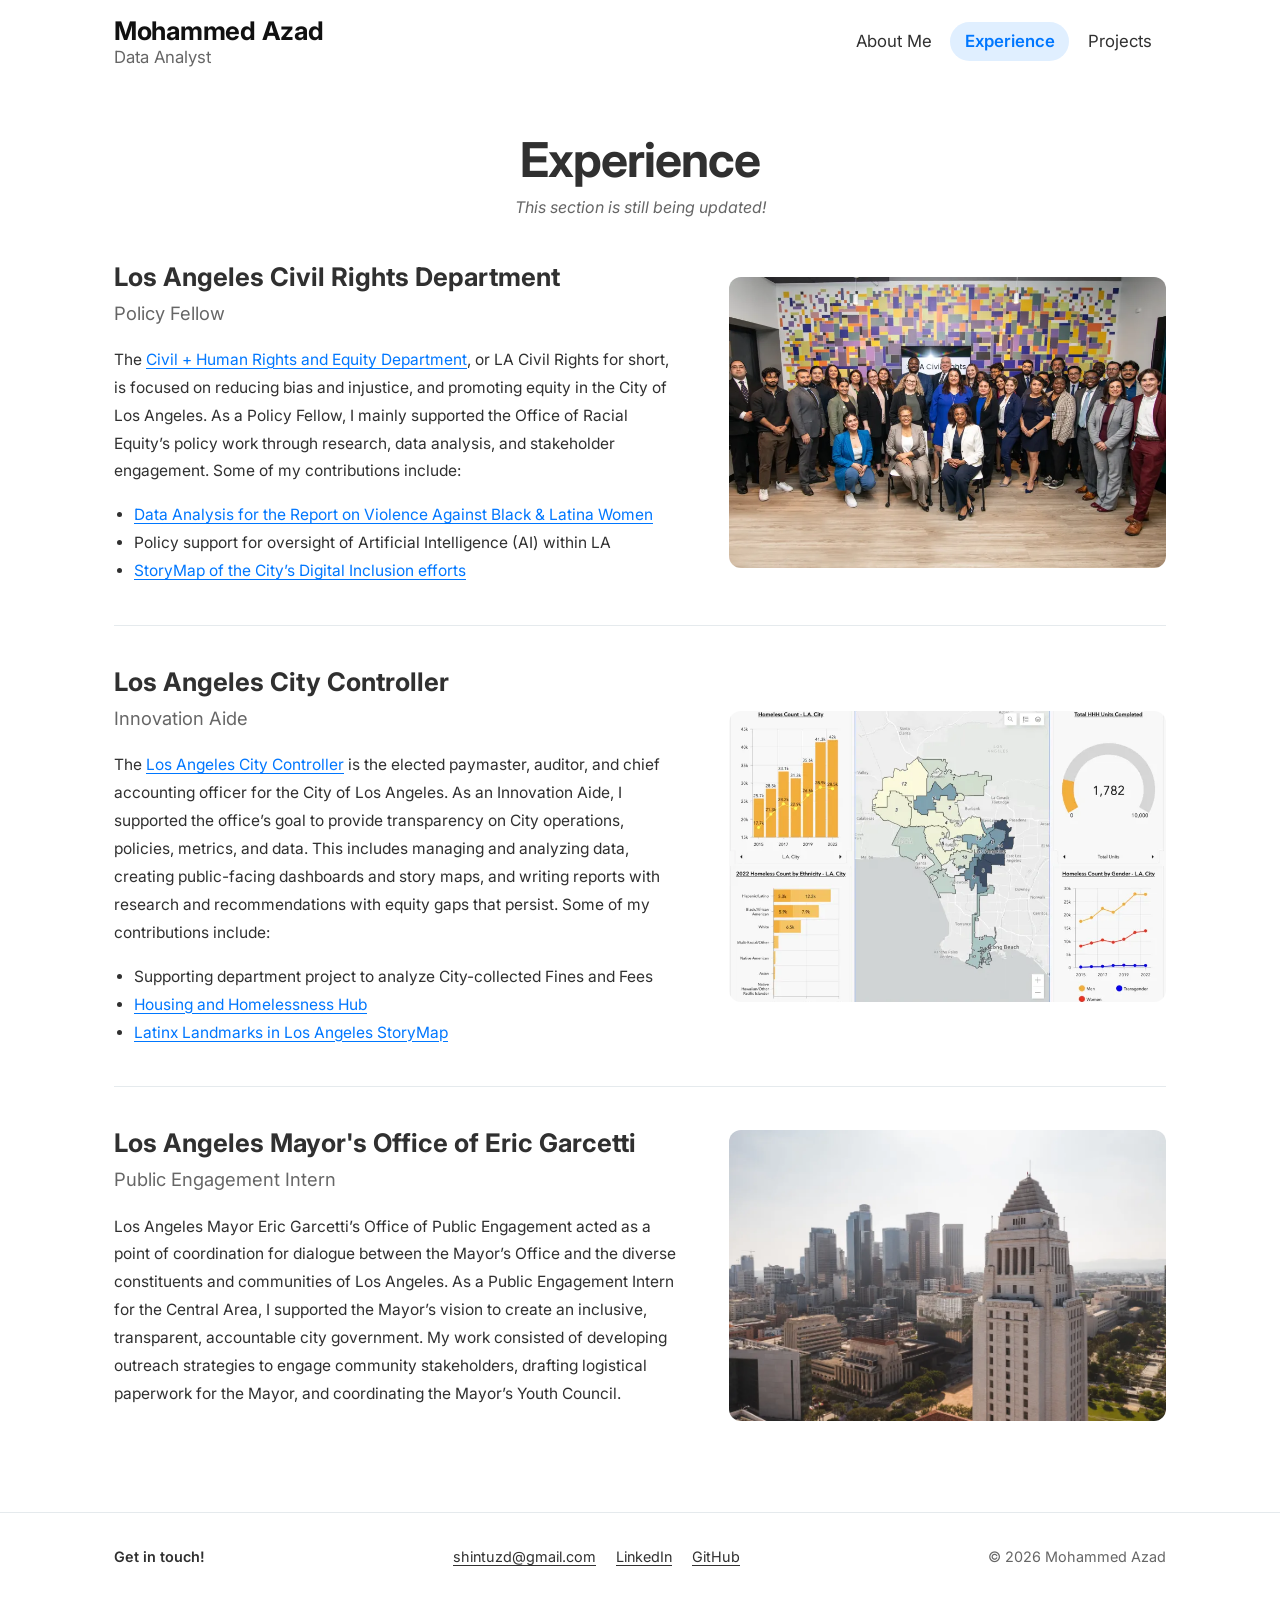
<file: experience.html>
<!DOCTYPE html>
<html lang="en">

<head>
    <meta charset="utf-8">
    <meta name="viewport" content="width=device-width, initial-scale=1.0">
    <title>Experience | Mohammed Azad</title>
    <meta name="description" content="Mohammed Azad's public-sector experience with LA Civil Rights, the Los Angeles City Controller, and the Office of Mayor Eric Garcetti.">
    <link rel="canonical" href="https://shintuzd.com/experience.html">
    <meta property="og:type" content="website">
    <meta property="og:title" content="Experience | Mohammed Azad">
    <meta property="og:description" content="Public-sector data and policy work across the City of Los Angeles.">
    <meta property="og:url" content="https://shintuzd.com/experience.html">
    <meta property="og:image" content="https://shintuzd.com/images/web/og-image.jpg">
    <meta name="twitter:card" content="summary">
    <link rel="icon" href="images/favicon.svg" type="image/svg+xml">

    <link rel="preconnect" href="https://fonts.googleapis.com">
    <link rel="preconnect" href="https://fonts.gstatic.com" crossorigin>
    <link href="https://fonts.googleapis.com/css2?family=Inter:wght@400;600;700&display=swap" rel="stylesheet">
    <link rel="stylesheet" href="styles/style.css">
</head>

<body>
    <a class="skip-link" href="#main">Skip to content</a>
    <header class="header">
        <div class="header__inner">
            <a href="index.html" class="brand">
                <span class="brand__name">Mohammed Azad</span>
                <span class="brand__title">Data Analyst</span>
            </a>
            <nav class="nav" aria-label="Main">
                <a href="about.html">About Me</a>
                <a href="experience.html" aria-current="page">Experience</a>
                <a href="projects.html">Projects</a>
            </nav>
        </div>
    </header>

    <main id="main" class="main_content">
        <div class="page-title">
            <h1>Experience</h1>
            <p><em>This section is still being updated!</em></p>
        </div>

        <article class="job">
            <div class="job__body">
                <h2 class="job__org">Los Angeles Civil Rights Department</h2>
                <p class="job__role">Policy Fellow</p>
                <p>The <a href="https://civilandhumanrights.lacity.gov" target="_blank" rel="noopener">Civil + Human Rights and Equity Department</a>, or LA Civil Rights for short, is focused on reducing bias and injustice, and promoting equity in the City of Los Angeles. As a Policy Fellow, I mainly supported the Office of Racial Equity’s policy work through research, data analysis, and stakeholder engagement. Some of my contributions include:</p>
                <ul>
                    <li><a href="https://clkrep.lacity.org/onlinedocs/2022/22-0102_misc_3-17.pdf" target="_blank" rel="noopener">Data Analysis for the Report on Violence Against Black &amp; Latina Women</a></li>
                    <li>Policy support for oversight of Artificial Intelligence (AI) within LA</li>
                    <li><a href="https://storymaps.arcgis.com/stories/4d771e9bbdef4a0385d3527541447a59" target="_blank" rel="noopener">StoryMap of the City’s Digital Inclusion efforts</a></li>
                </ul>
            </div>
            <img class="job__photo" src="images/web/exp-civil-rights.webp" width="1000" height="564" loading="lazy"
                alt="LA Civil Rights staff photo with Mayor Karen Bass">
        </article>

        <article class="job">
            <div class="job__body">
                <h2 class="job__org">Los Angeles City Controller</h2>
                <p class="job__role">Innovation Aide</p>
                <p>The <a href="https://controller.lacity.gov" target="_blank" rel="noopener">Los Angeles City Controller</a> is the elected paymaster, auditor, and chief accounting officer for the City of Los Angeles. As an Innovation Aide, I supported the office’s goal to provide transparency on City operations, policies, metrics, and data. This includes managing and analyzing data, creating public-facing dashboards and story maps, and writing reports with research and recommendations with equity gaps that persist. Some of my contributions include:</p>
                <ul>
                    <li>Supporting department project to analyze City-collected Fines and Fees</li>
                    <li><a href="docs/HHHhub.html">Housing and Homelessness Hub</a></li>
                    <li><a href="https://storymaps.arcgis.com/stories/ef7618624f2f4628883dd9f6ec8d4660" target="_blank" rel="noopener">Latinx Landmarks in Los Angeles StoryMap</a></li>
                </ul>
            </div>
            <img class="job__photo" src="images/web/proj-hhh.webp" width="800" height="627" loading="lazy"
                alt="LA City Controller's Homelessness and Housing Hub dashboard">
        </article>

        <article class="job">
            <div class="job__body">
                <h2 class="job__org">Los Angeles Mayor's Office of Eric Garcetti</h2>
                <p class="job__role">Public Engagement Intern</p>
                <p>Los Angeles Mayor Eric Garcetti’s Office of Public Engagement acted as a point of coordination for dialogue between the Mayor’s Office and the diverse constituents and communities of Los Angeles. As a Public Engagement Intern for the Central Area, I supported the Mayor’s vision to create an inclusive, transparent, accountable city government. My work consisted of developing outreach strategies to engage community stakeholders, drafting logistical paperwork for the Mayor, and coordinating the Mayor’s Youth Council.</p>
            </div>
            <img class="job__photo" src="images/web/exp-city-hall.webp" width="1000" height="667" loading="lazy"
                alt="Skyline photo of Los Angeles City Hall by RDNE Stock Project">
        </article>
    </main>

    <footer class="footer">
        <div class="footer__inner">
            <p class="footer__cta">Get in touch!</p>
            <ul class="footer__links">
                <li><a href="mailto:shintuzd@gmail.com">shintuzd@gmail.com</a></li>
                <li><a href="https://www.linkedin.com/in/azadmohammed/" target="_blank" rel="noopener">LinkedIn</a></li>
                <li><a href="https://github.com/shintuzd" target="_blank" rel="noopener">GitHub</a></li>
            </ul>
            <p class="footer__copy">© <span data-year>2026</span> Mohammed Azad</p>
        </div>
    </footer>
    <script src="js/site.js"></script>
</body>
</html>
</file>
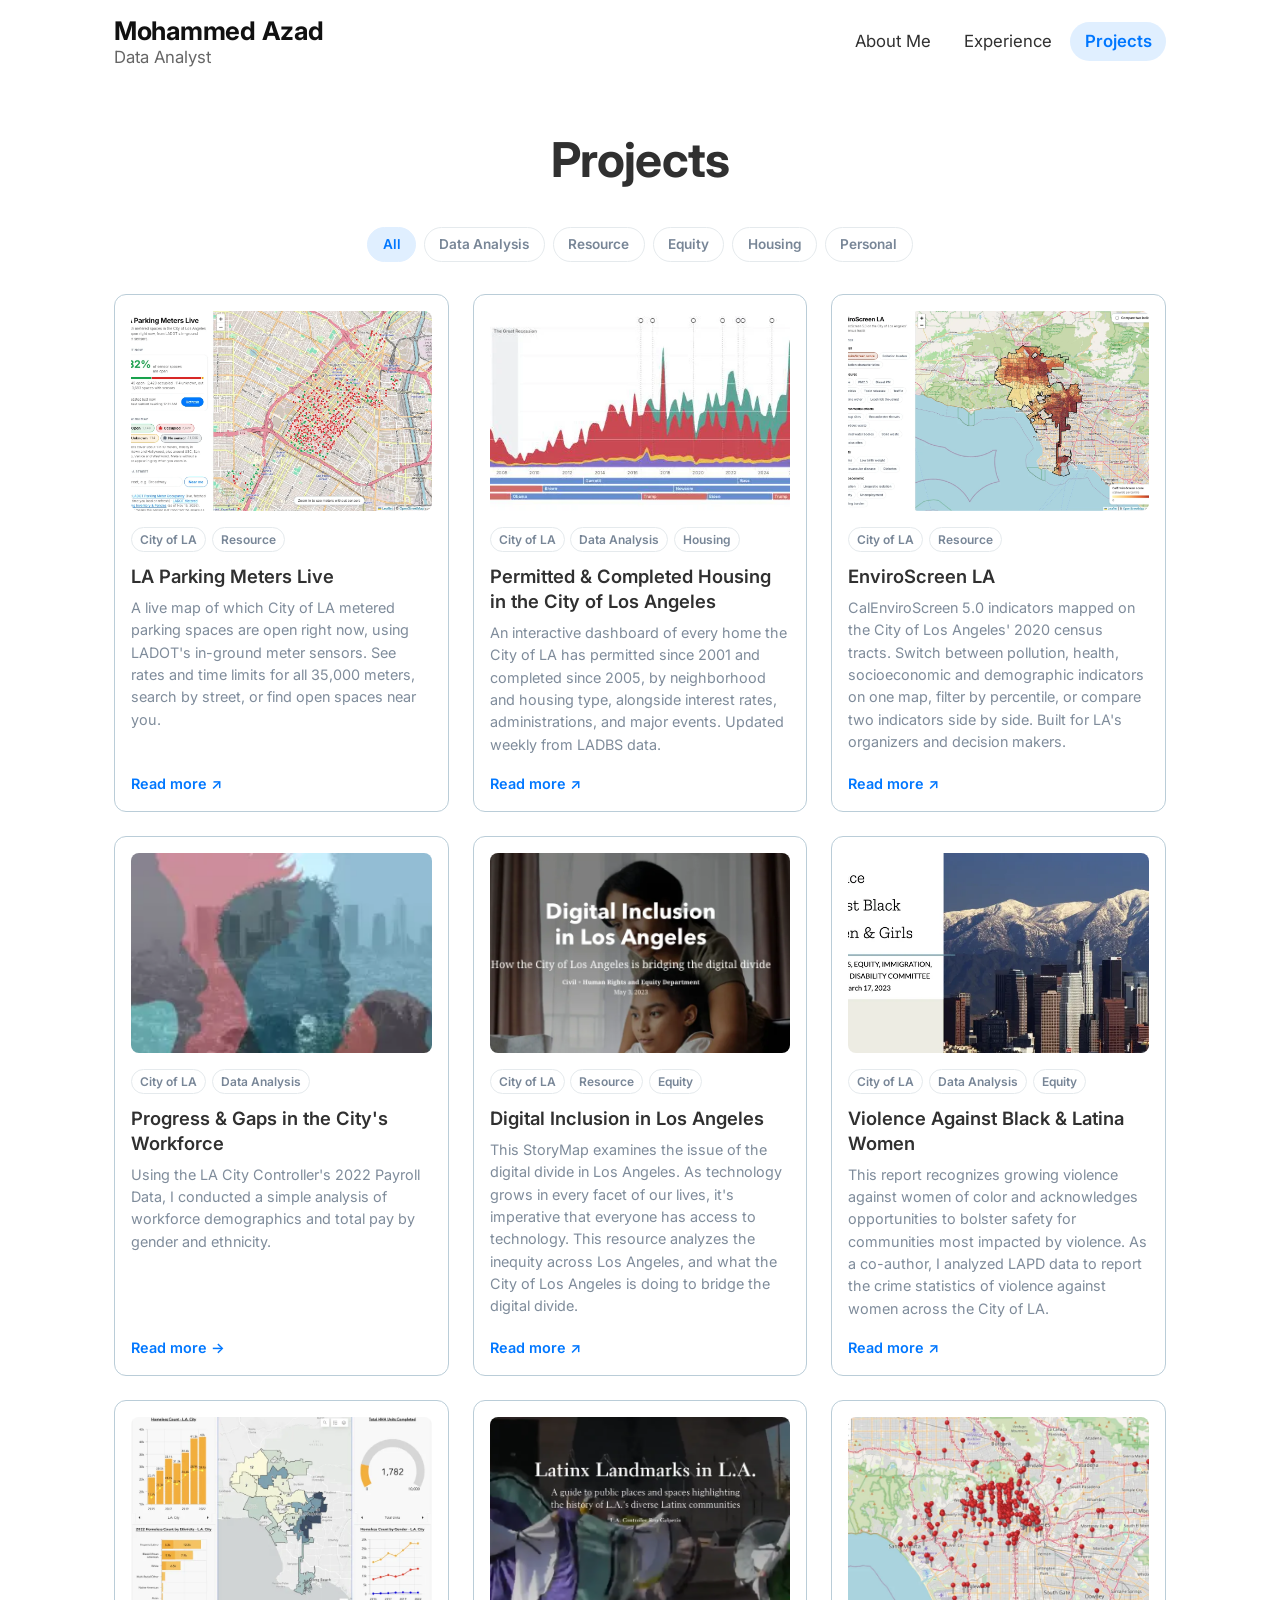
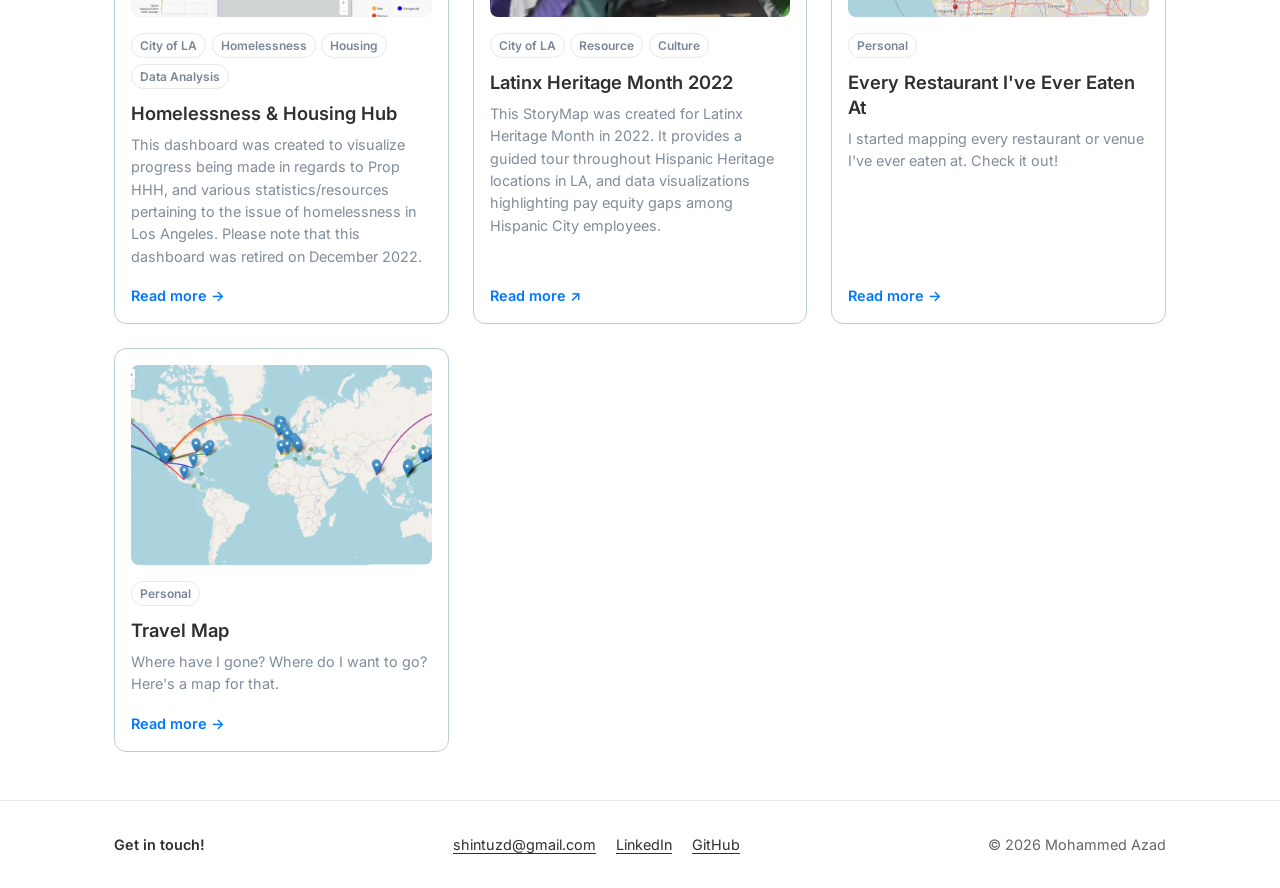
<file: projects.html>
<!DOCTYPE html>
<html lang="en">

<head>
    <meta charset="utf-8">
    <meta name="viewport" content="width=device-width, initial-scale=1.0">
    <title>Projects | Mohammed Azad</title>
    <meta name="description" content="Data analysis, dashboards, StoryMaps, and maps by Mohammed Azad, from City of Los Angeles equity work to personal projects.">
    <link rel="canonical" href="https://shintuzd.com/projects.html">
    <meta property="og:type" content="website">
    <meta property="og:title" content="Projects | Mohammed Azad">
    <meta property="og:description" content="Data analysis, dashboards, StoryMaps, and maps for the City of Los Angeles and beyond.">
    <meta property="og:url" content="https://shintuzd.com/projects.html">
    <meta property="og:image" content="https://shintuzd.com/images/web/og-image.jpg">
    <meta name="twitter:card" content="summary">
    <link rel="icon" href="images/favicon.svg" type="image/svg+xml">

    <link rel="preconnect" href="https://fonts.googleapis.com">
    <link rel="preconnect" href="https://fonts.gstatic.com" crossorigin>
    <link href="https://fonts.googleapis.com/css2?family=Inter:wght@400;600;700&display=swap" rel="stylesheet">
    <link rel="stylesheet" href="styles/style.css">
</head>

<body>
    <a class="skip-link" href="#main">Skip to content</a>
    <header class="header">
        <div class="header__inner">
            <a href="index.html" class="brand">
                <span class="brand__name">Mohammed Azad</span>
                <span class="brand__title">Data Analyst</span>
            </a>
            <nav class="nav" aria-label="Main">
                <a href="about.html">About Me</a>
                <a href="experience.html">Experience</a>
                <a href="projects.html" aria-current="page">Projects</a>
            </nav>
        </div>
    </header>

    <main id="main" class="main_content">
        <div class="page-title">
            <h1>Projects</h1>
        </div>

        <div class="filters" role="group" aria-label="Filter projects by topic">
                <button type="button" class="filter" data-filter="all" aria-pressed="true">All</button>
                <button type="button" class="filter" data-filter="Data Analysis" aria-pressed="false">Data Analysis</button>
                <button type="button" class="filter" data-filter="Resource" aria-pressed="false">Resource</button>
                <button type="button" class="filter" data-filter="Equity" aria-pressed="false">Equity</button>
                <button type="button" class="filter" data-filter="Housing" aria-pressed="false">Housing</button>
                <button type="button" class="filter" data-filter="Personal" aria-pressed="false">Personal</button>
        </div>

        <ul class="cards">
                <li class="card" data-tags="City of LA,Resource">
                    <img class="card__image" src="images/web/proj-parking.webp" width="800" height="490" alt="Map of downtown Los Angeles with green dots for open metered parking spaces and red dots for occupied ones">
                    <ul class="card__tags"><li class="tag">City of LA</li><li class="tag">Resource</li></ul>
                    <h2 class="card__title"><a href="https://shintuzd.com/la-parking/" target="_blank" rel="noopener">LA Parking Meters Live</a></h2>
                    <p class="card__desc">A live map of which City of LA metered parking spaces are open right now, using LADOT's in-ground meter sensors. See rates and time limits for all 35,000 meters, search by street, or find open spaces near you.</p>
                    <span class="card__cta" aria-hidden="true">Read more ↗</span>
                </li>
                <li class="card" data-tags="City of LA,Data Analysis,Housing">
                    <img class="card__image" src="images/web/proj-la-housing.webp" width="550" height="305" alt="Stacked chart of housing units permitted in Los Angeles by type, with administrations below">
                    <ul class="card__tags"><li class="tag">City of LA</li><li class="tag">Data Analysis</li><li class="tag">Housing</li></ul>
                    <h2 class="card__title"><a href="https://shintuzd.com/la-permitted-and-completed-housing/" target="_blank" rel="noopener">Permitted &amp; Completed Housing in the City of Los Angeles</a></h2>
                    <p class="card__desc">An interactive dashboard of every home the City of LA has permitted since 2001 and completed since 2005, by neighborhood and housing type, alongside interest rates, administrations, and major events. Updated weekly from LADBS data.</p>
                    <span class="card__cta" aria-hidden="true">Read more ↗</span>
                </li>
                <li class="card" data-tags="City of LA,Resource">
                    <img class="card__image" src="images/web/proj-enviroscreen.webp" width="800" height="490" alt="Map of CalEnviroScreen 5.0 scores across City of Los Angeles census tracts, with indicator buttons">
                    <ul class="card__tags"><li class="tag">City of LA</li><li class="tag">Resource</li></ul>
                    <h2 class="card__title"><a href="https://shintuzd.com/EnviroScreenLA/" target="_blank" rel="noopener">EnviroScreen LA</a></h2>
                    <p class="card__desc">CalEnviroScreen 5.0 indicators mapped on the City of Los Angeles' 2020 census tracts. Switch between pollution, health, socioeconomic and demographic indicators on one map, filter by percentile, or compare two indicators side by side. Built for LA's organizers and decision makers.</p>
                    <span class="card__cta" aria-hidden="true">Read more ↗</span>
                </li>
                <li class="card" data-tags="City of LA,Data Analysis">
                    <img class="card__image" src="images/web/proj-workforce.webp" width="800" height="139" alt="Silhouettes of a diverse group of people">
                    <ul class="card__tags"><li class="tag">City of LA</li><li class="tag">Data Analysis</li></ul>
                    <h2 class="card__title"><a href="docs/LA City Workforce Analysis (2022).html">Progress &amp; Gaps in the City's Workforce</a></h2>
                    <p class="card__desc">Using the LA City Controller's 2022 Payroll Data, I conducted a simple analysis of workforce demographics and total pay by gender and ethnicity.</p>
                    <span class="card__cta" aria-hidden="true">Read more →</span>
                </li>
                <li class="card" data-tags="City of LA,Resource,Equity">
                    <img class="card__image" src="images/web/proj-digital-inclusion.webp" width="800" height="424" alt="Cover for the Digital Inclusion in Los Angeles StoryMap">
                    <ul class="card__tags"><li class="tag">City of LA</li><li class="tag">Resource</li><li class="tag">Equity</li></ul>
                    <h2 class="card__title"><a href="https://storymaps.arcgis.com/stories/4d771e9bbdef4a0385d3527541447a59" target="_blank" rel="noopener">Digital Inclusion in Los Angeles</a></h2>
                    <p class="card__desc">This StoryMap examines the issue of the digital divide in Los Angeles. As technology grows in every facet of our lives, it's imperative that everyone has access to technology. This resource analyzes the inequity across Los Angeles, and what the City of Los Angeles is doing to bridge the digital divide.</p>
                    <span class="card__cta" aria-hidden="true">Read more ↗</span>
                </li>
                <li class="card" data-tags="City of LA,Data Analysis,Equity">
                    <img class="card__image" src="images/web/proj-violence-report.webp" width="800" height="388" loading="lazy" alt="Presentation cover for the report on Violence Against Black &amp; Latina Women">
                    <ul class="card__tags"><li class="tag">City of LA</li><li class="tag">Data Analysis</li><li class="tag">Equity</li></ul>
                    <h2 class="card__title"><a href="https://cityclerk.lacity.org/onlinedocs/2022/22-0102_misc_3-17.pdf" target="_blank" rel="noopener">Violence Against Black &amp; Latina Women</a></h2>
                    <p class="card__desc">This report recognizes growing violence against women of color and acknowledges opportunities to bolster safety for communities most impacted by violence. As a co-author, I analyzed LAPD data to report the crime statistics of violence against women across the City of LA.</p>
                    <span class="card__cta" aria-hidden="true">Read more ↗</span>
                </li>
                <li class="card" data-tags="City of LA,Homelessness,Housing,Data Analysis">
                    <img class="card__image" src="images/web/proj-hhh.webp" width="800" height="627" loading="lazy" alt="Screenshot of the Homelessness and Housing Hub dashboard">
                    <ul class="card__tags"><li class="tag">City of LA</li><li class="tag">Homelessness</li><li class="tag">Housing</li><li class="tag">Data Analysis</li></ul>
                    <h2 class="card__title"><a href="docs/HHHhub.html">Homelessness &amp; Housing Hub</a></h2>
                    <p class="card__desc">This dashboard was created to visualize progress being made in regards to Prop HHH, and various statistics/resources pertaining to the issue of homelessness in Los Angeles. Please note that this dashboard was retired on December 2022.</p>
                    <span class="card__cta" aria-hidden="true">Read more →</span>
                </li>
                <li class="card" data-tags="City of LA,Resource,Culture">
                    <img class="card__image" src="images/web/proj-latinx-heritage.webp" width="800" height="431" loading="lazy" alt="Cover of the Latinx Heritage Month 2022 StoryMap">
                    <ul class="card__tags"><li class="tag">City of LA</li><li class="tag">Resource</li><li class="tag">Culture</li></ul>
                    <h2 class="card__title"><a href="https://storymaps.arcgis.com/stories/ef7618624f2f4628883dd9f6ec8d4660" target="_blank" rel="noopener">Latinx Heritage Month 2022</a></h2>
                    <p class="card__desc">This StoryMap was created for Latinx Heritage Month in 2022. It provides a guided tour throughout Hispanic Heritage locations in LA, and data visualizations highlighting pay equity gaps among Hispanic City employees.</p>
                    <span class="card__cta" aria-hidden="true">Read more ↗</span>
                </li>
                <li class="card" data-tags="Personal">
                    <img class="card__image" src="images/web/proj-foodmap.webp" width="800" height="496" loading="lazy" alt="Map of every restaurant I've eaten at">
                    <ul class="card__tags"><li class="tag">Personal</li></ul>
                    <h2 class="card__title"><a href="docs/FoodMap.html">Every Restaurant I've Ever Eaten At</a></h2>
                    <p class="card__desc">I started mapping every restaurant or venue I've ever eaten at. Check it out!</p>
                    <span class="card__cta" aria-hidden="true">Read more →</span>
                </li>
                <li class="card" data-tags="Personal">
                    <img class="card__image" src="images/web/proj-travelmap.webp" width="800" height="499" loading="lazy" alt="Map of places I've been to and want to go to">
                    <ul class="card__tags"><li class="tag">Personal</li></ul>
                    <h2 class="card__title"><a href="docs/TravelMap.html">Travel Map</a></h2>
                    <p class="card__desc">Where have I gone? Where do I want to go? Here's a map for that.</p>
                    <span class="card__cta" aria-hidden="true">Read more →</span>
                </li>
        </ul>
    </main>

    <footer class="footer">
        <div class="footer__inner">
            <p class="footer__cta">Get in touch!</p>
            <ul class="footer__links">
                <li><a href="mailto:shintuzd@gmail.com">shintuzd@gmail.com</a></li>
                <li><a href="https://www.linkedin.com/in/azadmohammed/" target="_blank" rel="noopener">LinkedIn</a></li>
                <li><a href="https://github.com/shintuzd" target="_blank" rel="noopener">GitHub</a></li>
            </ul>
            <p class="footer__copy">© <span data-year>2026</span> Mohammed Azad</p>
        </div>
    </footer>
    <script src="js/site.js"></script>
</body>
</html>
</file>
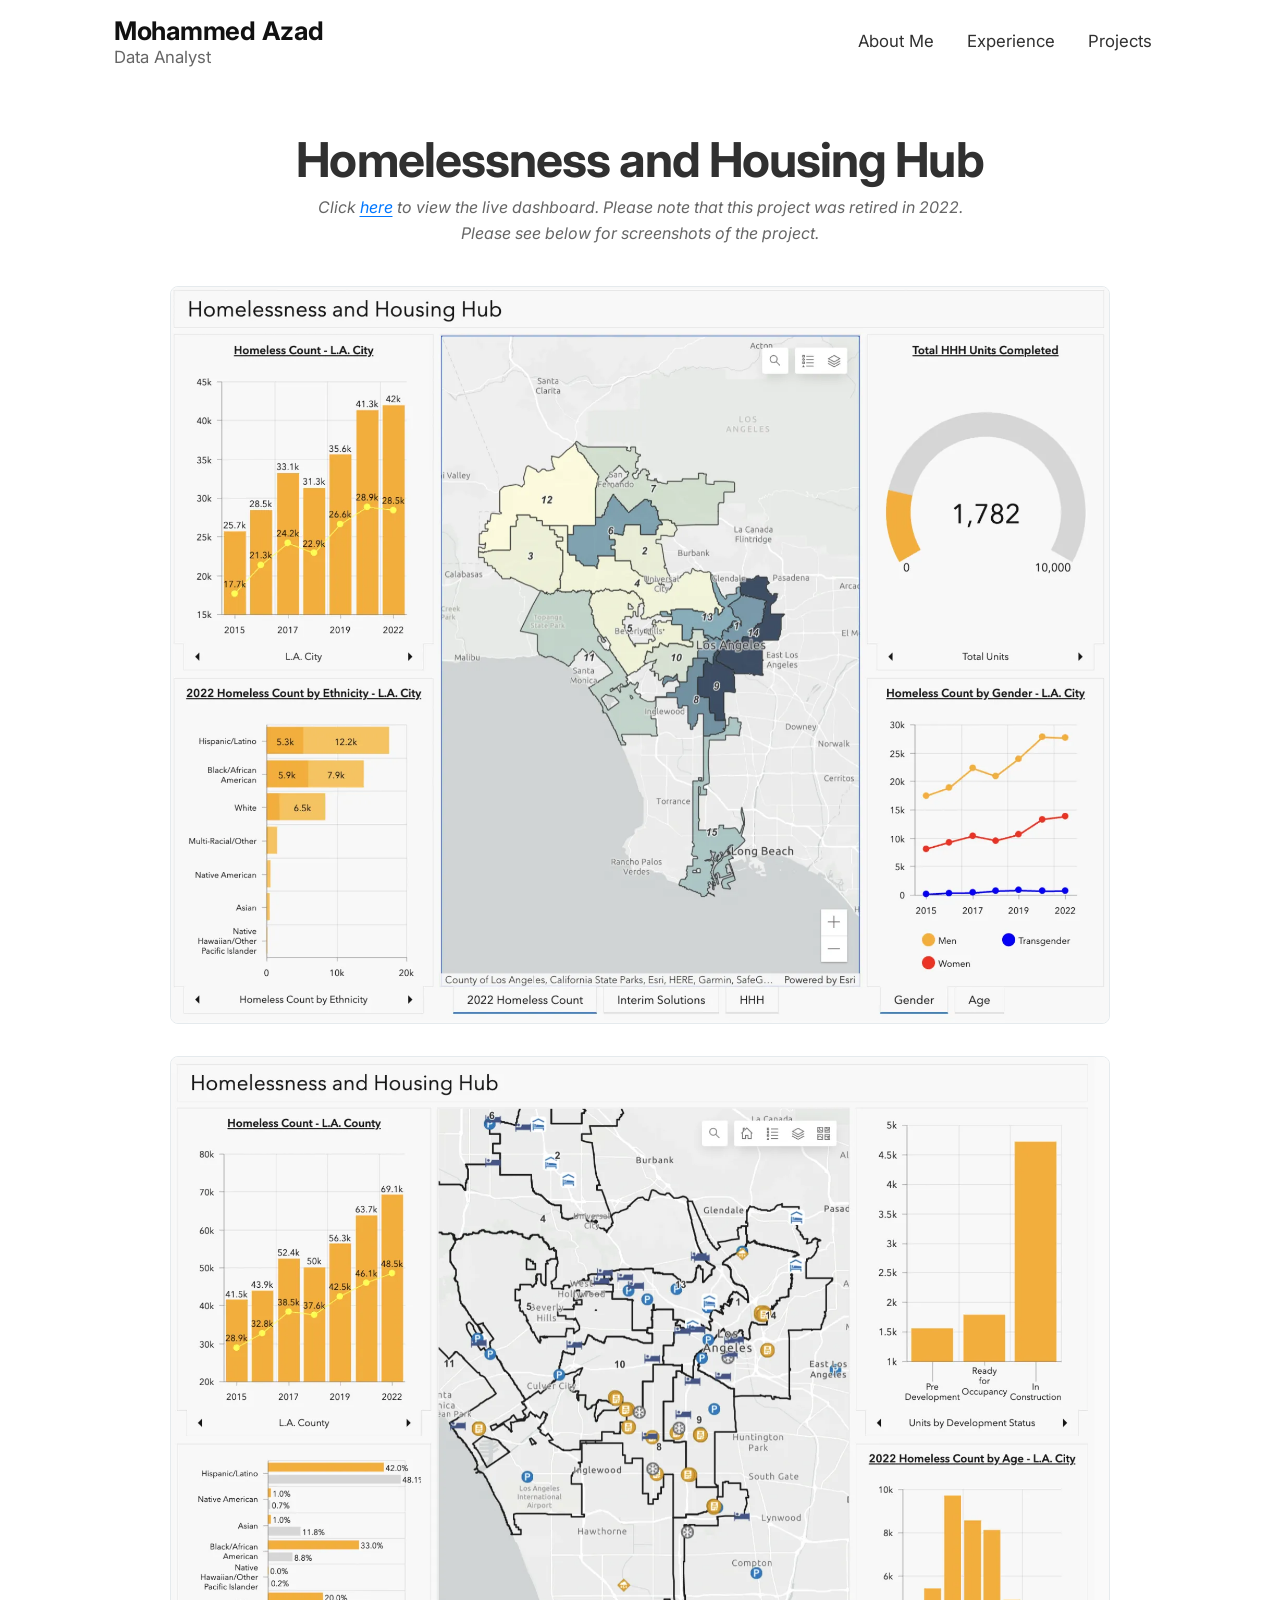
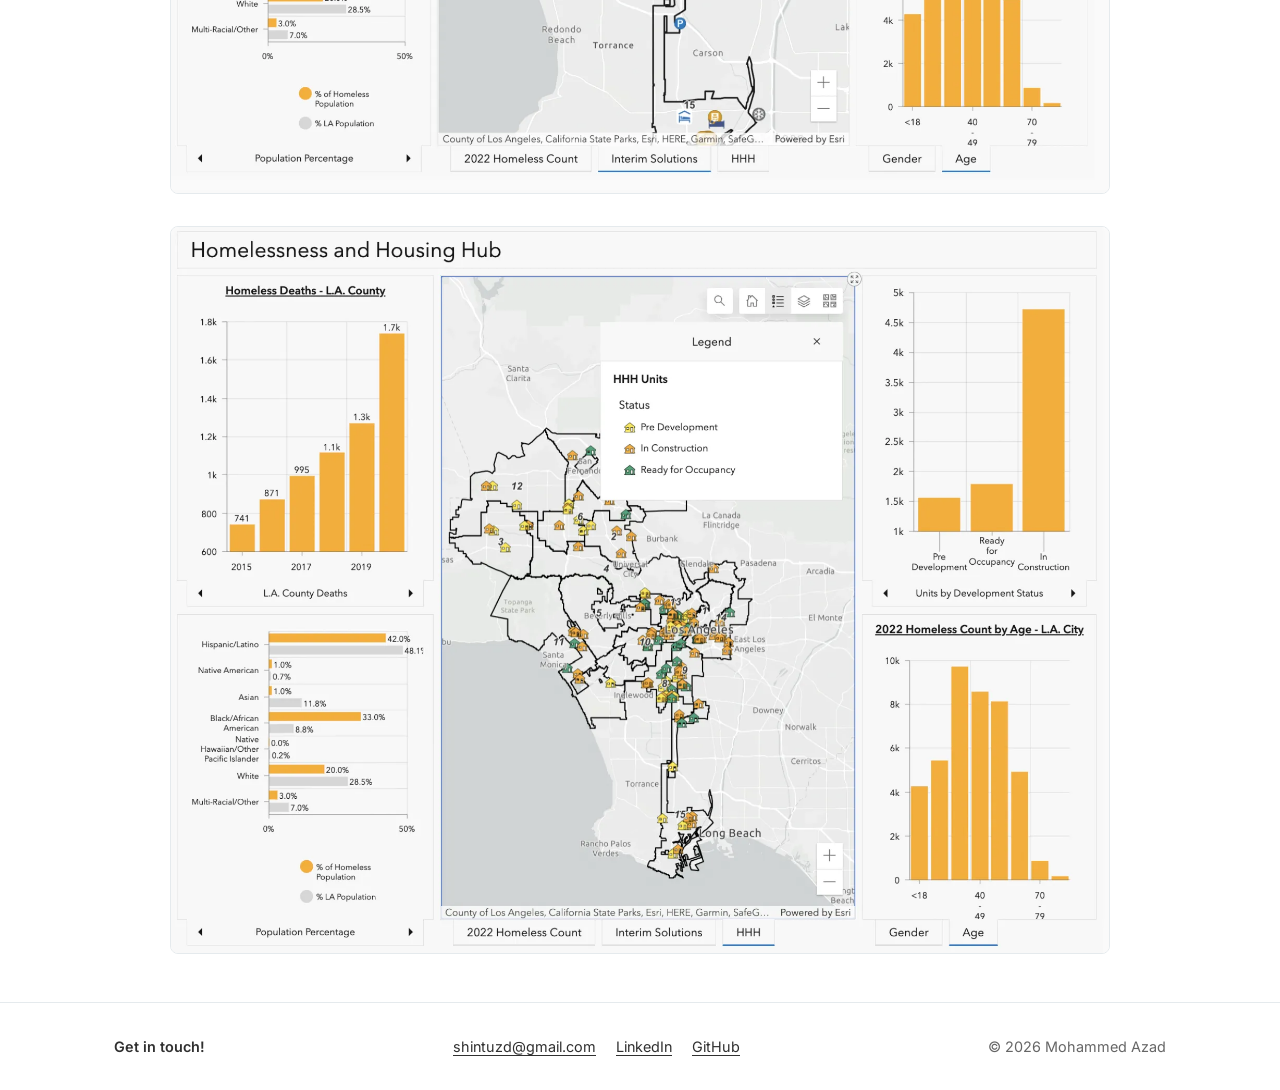
<file: docs/HHHhub.html>
<!DOCTYPE html>
<html lang="en">

<head>
    <meta charset="utf-8">
    <meta name="viewport" content="width=device-width, initial-scale=1.0">
    <title>Homelessness and Housing Hub | Mohammed Azad</title>
    <meta name="description" content="Screenshots of the LA City Controller's Homelessness and Housing Hub dashboard, retired in 2022.">
    <link rel="canonical" href="https://shintuzd.com/docs/HHHhub.html">
    <meta property="og:type" content="website">
    <meta property="og:title" content="Homelessness and Housing Hub | Mohammed Azad">
    <meta property="og:description" content="Screenshots of the LA City Controller's Homelessness and Housing Hub dashboard, retired in 2022.">
    <meta property="og:image" content="https://shintuzd.com/images/web/og-image.jpg">
    <meta name="twitter:card" content="summary">
    <link rel="icon" href="../images/favicon.svg" type="image/svg+xml">

    <link rel="preconnect" href="https://fonts.googleapis.com">
    <link rel="preconnect" href="https://fonts.gstatic.com" crossorigin>
    <link href="https://fonts.googleapis.com/css2?family=Inter:wght@400;600;700&display=swap" rel="stylesheet">
    <link rel="stylesheet" href="../styles/style.css">
</head>

<body>
    <a class="skip-link" href="#main">Skip to content</a>
    <header class="header">
        <div class="header__inner">
            <a href="../index.html" class="brand">
                <span class="brand__name">Mohammed Azad</span>
                <span class="brand__title">Data Analyst</span>
            </a>
            <nav class="nav" aria-label="Main">
                <a href="../about.html">About Me</a>
                <a href="../experience.html">Experience</a>
                <a href="../projects.html">Projects</a>
            </nav>
        </div>
    </header>

    <main id="main" class="main_content">
        <div class="page-title">
            <h1>Homelessness and Housing Hub</h1>
            <p><em>Click <a href="https://lacontroller.maps.arcgis.com/apps/dashboards/b97e8c693b18495083ca6ef1e5a4d43c" target="_blank" rel="noopener">here</a> to view the live dashboard. Please note that this project was retired in 2022.</em></p>
            <p><em>Please see below for screenshots of the project.</em></p>
        </div>
        <div class="gallery">
            <img src="../images/web/hhh-1.webp" width="1800" height="1411" alt="Homelessness and Housing Hub dashboard, view 1">
            <img src="../images/web/hhh-2.webp" width="1800" height="1413" loading="lazy" alt="Homelessness and Housing Hub dashboard, view 2">
            <img src="../images/web/hhh-3.webp" width="1800" height="1393" loading="lazy" alt="Homelessness and Housing Hub dashboard, view 3">
        </div>
    </main>

    <footer class="footer">
        <div class="footer__inner">
            <p class="footer__cta">Get in touch!</p>
            <ul class="footer__links">
                <li><a href="mailto:shintuzd@gmail.com">shintuzd@gmail.com</a></li>
                <li><a href="https://www.linkedin.com/in/azadmohammed/" target="_blank" rel="noopener">LinkedIn</a></li>
                <li><a href="https://github.com/shintuzd" target="_blank" rel="noopener">GitHub</a></li>
            </ul>
            <p class="footer__copy">© <span data-year>2026</span> Mohammed Azad</p>
        </div>
    </footer>
    <script src="../js/site.js"></script>
</body>
</html>
</file>
<file: styles/style.css>
/* ==========================================================================
   Tokens
   ========================================================================== */
:root {
  --bg: #fff;
  --text: #303030;
  --text-strong: #111;
  --muted: #666;
  --subtle: #7f8c9b;
  --border: #e5eaed;
  --card-border: #bacdd8;
  --accent: #0077ff;
  --accent-soft: #e0efff;
  --radius: 12px;
  --content-width: 1100px;
  --font: 'Inter', system-ui, -apple-system, BlinkMacSystemFont, 'Segoe UI', Roboto, 'Helvetica Neue', sans-serif;
}

/* ==========================================================================
   Base
   ========================================================================== */
* {
  box-sizing: border-box;
}

html {
  scroll-behavior: smooth;
}

body {
  display: flex;
  flex-direction: column;
  min-height: 100vh;
  margin: 0;
  font-family: var(--font);
  background-color: var(--bg);
  color: var(--text);
  line-height: 1.6;
  -webkit-font-smoothing: antialiased;
}

main {
  flex: 1;
}

img {
  max-width: 100%;
  height: auto;
  display: block;
}

p {
  margin: 0 0 1rem;
}

a {
  color: var(--accent);
  text-underline-offset: 3px;
}

a:hover {
  text-decoration-thickness: 2px;
}

:focus-visible {
  outline: 2px solid var(--accent);
  outline-offset: 3px;
  border-radius: 4px;
}

.skip-link {
  position: absolute;
  left: 1rem;
  top: -3rem;
  padding: 0.5rem 1rem;
  background: var(--text-strong);
  color: #fff;
  border-radius: 6px;
  z-index: 2000;
}

.skip-link:focus {
  top: 1rem;
}

/* ==========================================================================
   Header
   ========================================================================== */
.header {
  position: sticky;
  top: 0;
  z-index: 1000;
  background: rgba(255, 255, 255, 0.92);
  backdrop-filter: saturate(180%) blur(8px);
  -webkit-backdrop-filter: saturate(180%) blur(8px);
  border-bottom: 1px solid transparent;
  transition: border-color 0.2s ease;
}

.header.is-scrolled {
  border-bottom-color: var(--border);
}

.header__inner {
  max-width: var(--content-width);
  margin: 0 auto;
  padding: 1rem 1.5rem;
  display: flex;
  align-items: center;
  justify-content: space-between;
  gap: 1rem;
  flex-wrap: wrap;
}

.brand {
  text-decoration: none;
  color: var(--text-strong);
  line-height: 1.2;
}

.brand__name {
  display: block;
  font-size: 1.6rem;
  font-weight: 700;
  letter-spacing: -0.01em;
}

.brand__title {
  display: block;
  font-size: 1.05rem;
  color: var(--muted);
  font-weight: 400;
}

.nav {
  display: flex;
  gap: 0.25rem;
  flex-wrap: wrap;
}

.nav a {
  color: var(--text);
  text-decoration: none;
  font-size: 1.05rem;
  padding: 0.4rem 0.9rem;
  border-radius: 50px;
  transition: background 0.2s ease, color 0.2s ease;
}

.nav a:hover {
  background: #f3f5f7;
}

.nav a[aria-current="page"] {
  color: var(--accent);
  background: var(--accent-soft);
  font-weight: 600;
}

/* ==========================================================================
   Layout
   ========================================================================== */
.main_content {
  width: 100%;
  max-width: var(--content-width);
  margin: 0 auto;
  padding: 1rem 1.5rem 3rem;
}

.page-title {
  text-align: center;
  margin: 2rem 0 2.5rem;
}

.page-title h1 {
  color: var(--text);
  font-size: clamp(2rem, 5vw, 3rem);
  letter-spacing: -0.02em;
  line-height: 1.15;
  margin: 0 0 0.5rem;
}

.page-title p {
  color: var(--muted);
  margin: 0;
}

.section-heading {
  font-size: 1.25rem;
  text-align: center;
  margin: 3rem 0 0.5rem;
}

.prose {
  margin: 0 0 2rem;
  line-height: 1.8;
}

/* ==========================================================================
   Buttons
   ========================================================================== */
.button {
  display: inline-block;
  border: none;
  padding: 0.7rem 1.3rem;
  border-radius: 50px;
  font-weight: 600;
  font-size: 0.95rem;
  text-decoration: none;
  color: var(--accent);
  background-color: var(--accent-soft);
  cursor: pointer;
  transition: background 0.2s ease, color 0.2s ease;
}

.button:hover {
  background-color: var(--accent);
  color: #fff;
}

.button--solid {
  background-color: var(--accent);
  color: #fff;
}

.button--solid:hover {
  background-color: #005fcc;
}

/* ==========================================================================
   Home
   ========================================================================== */
.intro {
  display: grid;
  gap: 2rem;
  align-items: center;
  justify-items: center;
  max-width: 900px;
  margin: 2rem auto;
}

.intro__photo {
  width: 100%;
  max-width: 280px;
  border-radius: var(--radius);
  aspect-ratio: 2 / 3;
  object-fit: cover;
}

.intro__eyebrow {
  color: var(--accent);
  font-weight: 600;
  margin-bottom: 0.25rem;
}

.intro__heading {
  font-size: clamp(2rem, 5vw, 2.75rem);
  letter-spacing: -0.02em;
  line-height: 1.15;
  margin: 0 0 1rem;
}

.intro__bio {
  line-height: 1.9;
}

.intro__actions {
  display: flex;
  gap: 0.75rem;
  flex-wrap: wrap;
  margin-top: 1.5rem;
}

/* ==========================================================================
   About
   ========================================================================== */
.about-lead {
  display: grid;
  gap: 2.5rem;
  align-items: center;
  margin: 0 0 2.5rem;
}

.about-lead__photo {
  width: 100%;
  max-width: 340px;
  margin: 0 auto;
  border-radius: var(--radius);
}

.about-lead__eyebrow {
  font-weight: 700;
  font-style: italic;
  margin-bottom: 0.75rem;
}

.about-lead p {
  line-height: 1.8;
}

/* ==========================================================================
   Experience
   ========================================================================== */
.job {
  display: grid;
  gap: 1.5rem 3rem;
  align-items: center;
  padding: 2.5rem 0;
  border-top: 1px solid var(--border);
}

.job:first-of-type {
  border-top: none;
  padding-top: 0;
}

.job__org {
  font-size: 1.6rem;
  line-height: 1.25;
  margin: 0;
}

.job__role {
  font-size: 1.15rem;
  font-weight: 400;
  color: var(--muted);
  margin: 0.25rem 0 1rem;
}

.job__body {
  font-size: 0.97rem;
  line-height: 1.8;
}

.job__body ul {
  padding-left: 1.25rem;
  margin: 0;
}

.job__photo {
  width: 100%;
  border-radius: var(--radius);
  aspect-ratio: 3 / 2;
  object-fit: cover;
}

/* ==========================================================================
   Project cards
   ========================================================================== */
.filters {
  display: flex;
  flex-wrap: wrap;
  justify-content: center;
  gap: 0.5rem;
  margin-bottom: 2rem;
}

.filter {
  font: inherit;
  font-size: 0.85rem;
  font-weight: 600;
  padding: 0.35rem 0.9rem;
  border: 1px solid var(--border);
  border-radius: 50px;
  background: #fff;
  color: #788697;
  cursor: pointer;
  transition: all 0.15s ease;
}

.filter:hover {
  border-color: var(--card-border);
  color: var(--text);
}

.filter[aria-pressed="true"] {
  background: var(--accent-soft);
  border-color: var(--accent-soft);
  color: var(--accent);
}

.cards {
  display: grid;
  gap: 1.5rem;
  margin: 0;
  padding: 0;
  list-style: none;
}

.card {
  position: relative;
  display: flex;
  flex-direction: column;
  background-color: #fff;
  border: 1px solid var(--card-border);
  padding: 1rem;
  border-radius: var(--radius);
  transition: transform 0.2s ease, box-shadow 0.2s ease;
}

.card[hidden] {
  display: none;
}

.card:hover,
.card:focus-within {
  transform: translateY(-3px);
  box-shadow: 0 10px 24px rgba(16, 40, 70, 0.08);
}

.card__image {
  width: 100%;
  height: 200px;
  object-fit: cover;
  border-radius: 8px;
  background: #f3f5f7;
}

.card__tags {
  display: flex;
  flex-wrap: wrap;
  gap: 0.35rem;
  margin: 1rem 0 0;
  padding: 0;
  list-style: none;
}

.tag {
  padding: 2px 8px;
  border: 1px solid var(--border);
  border-radius: 50px;
  font-size: 0.75rem;
  font-weight: 600;
  color: #788697;
}

.card__title {
  font-size: 1.15rem;
  font-weight: 600;
  line-height: 1.35;
  margin: 0.75rem 0 0.5rem;
}

.card__title a {
  color: var(--text);
  text-decoration: none;
}

/* Makes the whole card clickable via the title link */
.card__title a::after {
  content: "";
  position: absolute;
  inset: 0;
  border-radius: var(--radius);
}

.card__desc {
  font-size: 0.9rem;
  color: var(--subtle);
  line-height: 1.55;
  flex: 1;
}

.card__cta {
  align-self: flex-start;
  font-size: 0.9rem;
  font-weight: 600;
  color: var(--accent);
}

.card:hover .card__cta {
  text-decoration: underline;
}

/* ==========================================================================
   Gallery (HHH Hub)
   ========================================================================== */
.gallery {
  display: grid;
  gap: 2rem;
  max-width: 940px;
  margin: 0 auto;
}

.gallery img {
  border-radius: 8px;
  border: 1px solid var(--border);
}

/* ==========================================================================
   Footer
   ========================================================================== */
.footer {
  border-top: 1px solid var(--border);
  font-size: 0.9rem;
  color: var(--muted);
}

.footer__inner {
  max-width: var(--content-width);
  margin: 0 auto;
  padding: 2rem 1.5rem;
  display: flex;
  flex-wrap: wrap;
  gap: 1rem 2rem;
  justify-content: space-between;
  align-items: center;
}

.footer__cta {
  margin: 0;
  color: var(--text);
  font-weight: 600;
}

.footer__links {
  display: flex;
  gap: 1.25rem;
  flex-wrap: wrap;
  margin: 0;
  padding: 0;
  list-style: none;
}

.footer__links a {
  color: var(--text);
}

.footer__copy {
  margin: 0;
}

/* ==========================================================================
   Maps
   ========================================================================== */
.map {
  height: 60vh;
  min-height: 360px;
  width: 100%;
  margin: 0 auto 0.5rem;
  border-radius: 8px;
  border: 1px solid var(--border);
  z-index: 0;
}

.map--full {
  height: 75vh;
}

.map-status {
  text-align: center;
  color: var(--muted);
  font-size: 0.85rem;
  margin-bottom: 2.5rem;
}

.leaflet-popup-content h2 {
  font-size: 1rem;
  margin: 0 0 0.25rem;
}

.leaflet-popup-content h3 {
  font-size: 0.9rem;
  font-weight: 400;
  margin: 0;
}

.info.legend {
  padding: 10px;
  background: rgba(255, 255, 255, 0.9);
  box-shadow: 0 0 15px rgba(0, 0, 0, 0.2);
  border-radius: 5px;
  line-height: 24px;
  color: #333;
}

.legend i {
  width: 18px;
  height: 18px;
  float: left;
  margin: 3px 10px 0 0;
  opacity: 0.7;
  border-radius: 50%;
}

.legend-item {
  display: flex;
  align-items: center;
  gap: 8px;
}

.marker-img {
  width: 12px;
  height: auto;
  margin: 0 3px;
}

.legend-icon-want {
  background: #28a745;
  border: 2px solid #1e7e34;
}

/* ==========================================================================
   Responsive
   ========================================================================== */
@media (min-width: 768px) {
  .intro {
    grid-template-columns: 1fr 2fr;
    justify-items: start;
  }

  .about-lead {
    grid-template-columns: 1.4fr 1fr;
  }

  .job {
    grid-template-columns: 1.3fr 1fr;
  }

  .cards {
    grid-template-columns: repeat(2, 1fr);
  }
}

@media (min-width: 1024px) {
  .cards {
    grid-template-columns: repeat(3, 1fr);
  }
}

@media (max-width: 767px) {
  .header__inner {
    flex-direction: column;
    text-align: center;
    padding: 0.75rem 1rem;
    gap: 0.5rem;
  }

  .brand__name {
    font-size: 1.4rem;
  }

  .nav {
    justify-content: center;
  }

  .nav a {
    font-size: 0.95rem;
    padding: 0.35rem 0.75rem;
  }

  .main_content {
    padding: 0.5rem 1rem 2rem;
  }

  .intro {
    text-align: center;
  }

  .intro__actions {
    justify-content: center;
  }

  .about-lead__photo {
    order: -1;
    max-width: 260px;
  }

  .job__photo {
    order: -1;
  }

  .footer__inner {
    flex-direction: column;
    text-align: center;
  }
}

@media (prefers-reduced-motion: reduce) {
  html {
    scroll-behavior: auto;
  }

  *,
  *::before,
  *::after {
    transition: none !important;
  }
}
</file>
